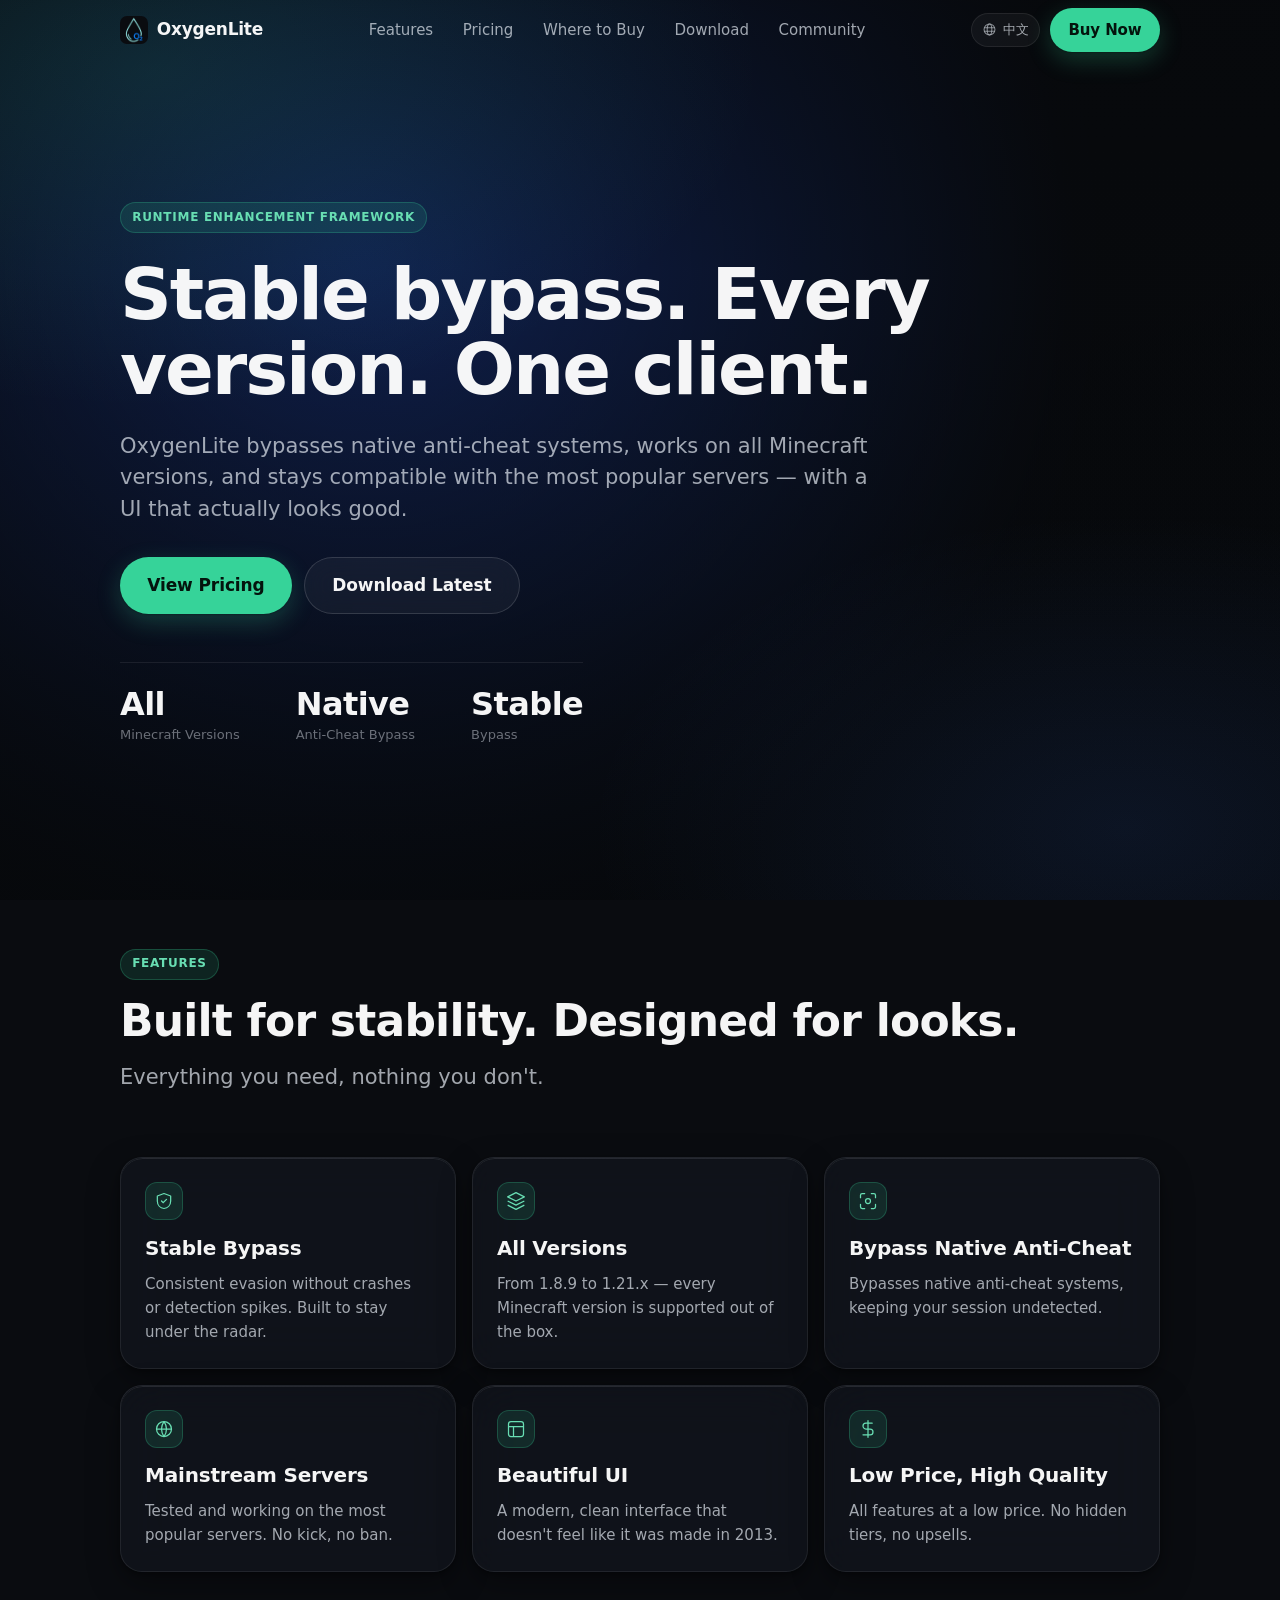
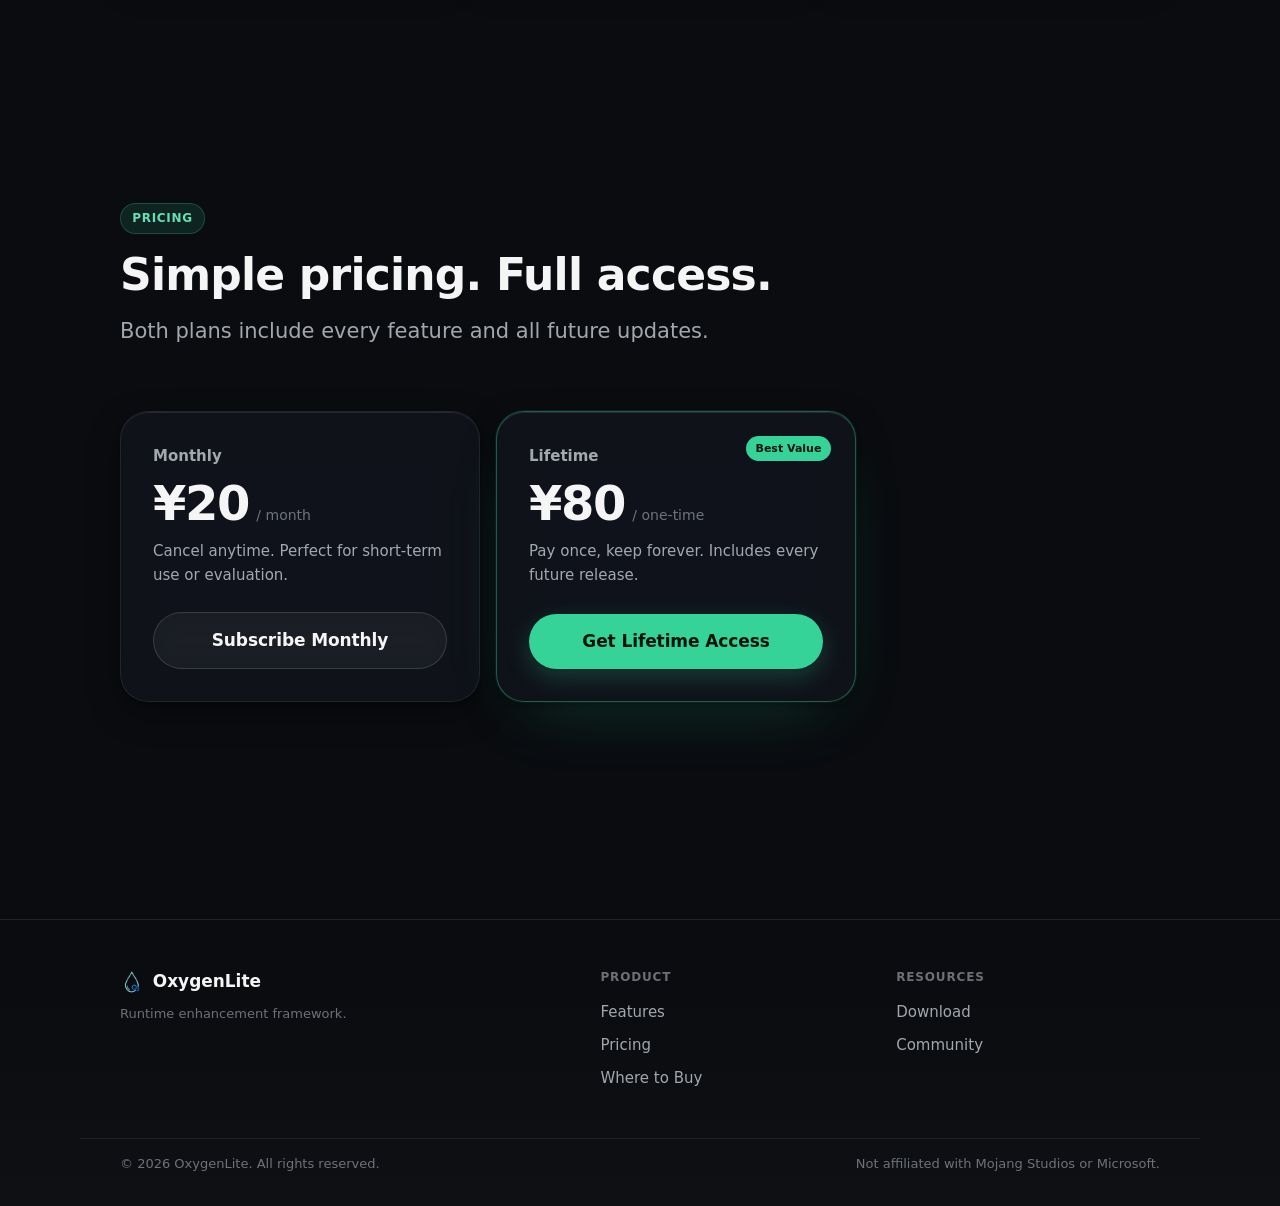
<file: index.html>
<!DOCTYPE html>
<html lang="en" data-theme="dark">
<head>
<meta charset="utf-8">
<meta name="viewport" content="width=device-width, initial-scale=1.0, viewport-fit=cover">
<meta name="theme-color" content="#0a0c10">
<meta name="color-scheme" content="dark">
<title>OxygenLite — Runtime Enhancement Framework</title>
<meta name="description" content="Stable bypass, all Minecraft versions, native anti-cheat evasion, and mainstream server compatibility.">
<link rel="icon" href="./Oxygen.png">
<style>
:root {
  color-scheme: dark;
  --brand-h: 158; --brand-s: 64%; --brand-l: 52%;
  --brand: hsl(var(--brand-h) var(--brand-s) var(--brand-l));
  --brand-bright: hsl(var(--brand-h) var(--brand-s) 64%);
  --brand-a12: hsl(var(--brand-h) var(--brand-s) var(--brand-l) / .12);
  --brand-a24: hsl(var(--brand-h) var(--brand-s) var(--brand-l) / .24);
  --brand-a40: hsl(var(--brand-h) var(--brand-s) var(--brand-l) / .4);
  --canvas: #0a0c10;
  --material-thick: rgba(14, 17, 22, .86);
  --material-regular: rgba(20, 24, 31, .62);
  --material-thin: rgba(255, 255, 255, .045);
  --blur-thick: 40px; --blur-regular: 24px; --blur-thin: 14px;
  --edge-highlight: rgba(255, 255, 255, .1);
  --separator: rgba(255, 255, 255, .08);
  --separator-strong: rgba(255, 255, 255, .14);
  --label: rgba(255, 255, 255, .96);
  --label-secondary: rgba(235, 240, 248, .68);
  --label-tertiary: rgba(235, 240, 248, .44);
  --shadow-md: 0 2px 6px rgba(0, 0, 0, .34), 0 12px 32px rgba(0, 0, 0, .34);
  --r-xs: 8px; --r-sm: 12px; --r-md: 16px; --r-lg: 22px; --r-xl: 28px; --r-pill: 999px;
  --sp-1: .25rem; --sp-2: .5rem; --sp-3: .75rem; --sp-4: 1rem;
  --sp-5: 1.5rem; --sp-6: 2rem; --sp-7: 3rem;
  --gutter: clamp(1.25rem, 4vw, 2.5rem);
  --page-max: 1120px;
  --font-ui: system-ui, -apple-system, "Segoe UI", Inter, Roboto, "PingFang SC", "Microsoft YaHei UI", sans-serif;
  --font-mono: ui-monospace, "SF Mono", "JetBrains Mono", Menlo, Consolas, monospace;
  --track-display: -.028em; --track-title: -.018em; --track-headline: -.01em;
  --lead-display: 1.04; --lead-title: 1.14; --lead-headline: 1.3; --lead-body: 1.62;
  --response-fast: .24s; --response-base: .34s;
  --ease-standard: cubic-bezier(.32, .72, 0, 1);
  --header-h: 60px;
  --z-nav: 100;
}
*, *::before, *::after { box-sizing: border-box; }
html { -webkit-text-size-adjust: 100%; scroll-behavior: smooth; scroll-padding-top: calc(var(--header-h) + var(--sp-6)); }
body {
  margin: 0; min-height: 100dvh; background: var(--canvas); color: var(--label-secondary);
  font-family: var(--font-ui); font-size: clamp(.9375rem, .9rem + .2vw, 1.0625rem);
  line-height: var(--lead-body); letter-spacing: 0;
  -webkit-font-smoothing: antialiased; overflow-x: hidden;
}
::selection { background: var(--brand-a40); color: #fff; }
img, svg { display: block; max-width: 100%; }
button { background: none; border: none; padding: 0; cursor: pointer; font: inherit; color: inherit; }
a { color: inherit; text-decoration: none; }
:focus-visible { outline: 2px solid var(--brand-bright); outline-offset: 3px; border-radius: var(--r-xs); }
h1, h2, h3, h4 { margin: 0; color: var(--label); font-weight: 600; text-wrap: balance; }
p { margin: 0; }
.t-display { font-size: clamp(2.5rem, 1.6rem + 4.2vw, 4.5rem); line-height: var(--lead-display); letter-spacing: var(--track-display); font-weight: 640; }
.t-title { font-size: clamp(1.875rem, 1.4rem + 2.1vw, 2.75rem); line-height: var(--lead-title); letter-spacing: var(--track-title); font-weight: 620; }
.t-headline { font-size: clamp(1.0625rem, 1rem + .4vw, 1.25rem); line-height: var(--lead-headline); letter-spacing: var(--track-headline); font-weight: 600; }
.t-body-lg { font-size: clamp(1.0625rem, 1rem + .5vw, 1.3125rem); line-height: 1.5; color: var(--label-secondary); }
.t-caption { font-size: .8125rem; line-height: 1.45; color: var(--label-tertiary); }
.measure { max-width: 68ch; }
.page { width: 100%; max-width: var(--page-max); margin-inline: auto; padding-inline: var(--gutter); }
.section { padding-block: clamp(4rem, 9vw, 7.5rem); }
.section-head { display: flex; flex-direction: column; gap: var(--sp-4); margin-bottom: clamp(2.5rem, 5vw, 4rem); }
.material {
  position: relative; background: var(--material-regular);
  backdrop-filter: blur(var(--blur-regular)) saturate(170%);
  -webkit-backdrop-filter: blur(var(--blur-regular)) saturate(170%);
  border: 1px solid var(--separator); border-radius: var(--r-lg); box-shadow: var(--shadow-md);
}
.material::before {
  content: ""; position: absolute; inset: 0; border-radius: inherit; padding-top: 1px;
  background: linear-gradient(to bottom, var(--edge-highlight), transparent 42%);
  -webkit-mask: linear-gradient(#000 0 0) content-box, linear-gradient(#000 0 0);
  -webkit-mask-composite: xor; mask-composite: exclude; pointer-events: none;
}
.reveal { opacity: 0; transition: opacity .8s var(--ease-standard); }
.reveal[data-revealed="true"] { opacity: 1; }
.btn {
  display: inline-flex; align-items: center; justify-content: center; gap: var(--sp-2);
  border-radius: var(--r-pill); font-weight: 590; letter-spacing: -.006em;
  white-space: nowrap; transition: background .2s, border-color .2s, box-shadow .2s;
}
.btn--md { padding: .6rem 1.15rem; font-size: .9375rem; }
.btn--lg { padding: .85rem 1.7rem; font-size: 1.0625rem; }
.btn--primary { background: var(--brand); color: #04140d; box-shadow: 0 1px 2px #0000004d, 0 8px 24px var(--brand-a24); }
.btn--primary:hover { background: var(--brand-bright); box-shadow: 0 1px 2px #0000004d, 0 10px 32px var(--brand-a40); }
.btn--secondary { background: var(--material-thin); color: var(--label); border: 1px solid var(--separator-strong); backdrop-filter: blur(var(--blur-thin)); }
.btn--secondary:hover { background: #ffffff17; border-color: #fff3; }
.backdrop { position: fixed; inset: 0; z-index: 0; overflow: hidden; pointer-events: none; background: var(--canvas); }
.backdrop__media {
  position: absolute; top: 0; left: 0; width: 50%; height: 50%; object-fit: cover;
  transform-origin: 0 0; transform: translate(-4vw, -4vh) scale(2.16);
  filter: blur(11px) saturate(.92) brightness(.88);
  background: radial-gradient(circle at 30% 30%, #1d4ed8, #0a0c10 60%);
}
.backdrop__scrim {
  position: absolute; inset: 0;
  background: linear-gradient(to bottom, #06080bbd, #06080b99 30%, #06080ba3, #06080bcc),
              radial-gradient(150% 95% at 50% 0%, transparent 38%, rgba(6,8,11,.36) 100%);
}
.backdrop__tint {
  position: absolute; inset: 0;
  background: radial-gradient(70% 55% at 12% 8%, var(--brand-a12), transparent 68%),
              radial-gradient(60% 50% at 88% 92%, rgba(63,125,251,.1), transparent 70%);
}
.shell { position: relative; z-index: 1; display: flex; flex-direction: column; min-height: 100dvh; }
main { flex: 1; }
.header {
  position: sticky; top: 0; z-index: var(--z-nav); background: transparent;
  transition: background-color var(--response-base); border-bottom: 1px solid transparent;
}
.header[data-scrolled="true"] {
  background: var(--material-thick);
  backdrop-filter: blur(var(--blur-thick)) saturate(180%);
  -webkit-backdrop-filter: blur(var(--blur-thick)) saturate(180%);
  border-bottom-color: var(--separator);
}
.header__inner { display: flex; align-items: center; justify-content: space-between; gap: var(--sp-5); height: var(--header-h); }
.brand { display: inline-flex; align-items: center; gap: .55rem; flex-shrink: 0; }
.brand__mark { width: 28px; height: 28px; border-radius: 7px; object-fit: contain; background: var(--canvas); }
.brand__name { color: var(--label); font-size: 1.0625rem; font-weight: 620; letter-spacing: -.014em; }
.nav { display: flex; align-items: center; gap: .35rem; margin-inline: auto; }
.nav__link { padding: .4rem .75rem; border-radius: var(--r-xs); color: var(--label-secondary); font-size: .9375rem; font-weight: 500; transition: color .2s; }
.nav__link:hover { color: var(--label); }
.header__actions { display: flex; align-items: center; gap: .6rem; flex-shrink: 0; }
.lang {
  display: inline-flex; align-items: center; gap: .35rem; padding: .35rem .65rem;
  border-radius: var(--r-pill); border: 1px solid var(--separator); background: var(--material-thin);
  color: var(--label-secondary); font-size: .8125rem; font-weight: 590; cursor: pointer;
  transition: color .2s, border-color .2s;
}
.lang:hover { color: var(--label); border-color: var(--separator-strong); }
.lang__globe { width: 15px; height: 15px; opacity: .8; }
.header__toggle { display: none; flex-direction: column; justify-content: center; gap: 5px; width: 34px; height: 34px; padding: 0 8px; border-radius: var(--r-xs); }
.header__bar { display: block; height: 1.5px; width: 100%; background: var(--label); border-radius: 1px; transition: transform .2s; }
.header__bar[data-open="true"]:first-child { transform: translateY(3.25px) rotate(45deg); }
.header__bar[data-open="true"]:last-child { transform: translateY(-3.25px) rotate(-45deg); }
.sheet { display: none; border-top: 1px solid var(--separator); background: var(--material-thick); backdrop-filter: blur(var(--blur-thick)); }
.sheet__nav { display: flex; flex-direction: column; padding: var(--sp-2) var(--gutter) var(--sp-4); }
.sheet__link { padding: .8rem 0; border-bottom: 1px solid var(--separator); color: var(--label-secondary); font-size: 1rem; }
@media (max-width: 900px) {
  .nav, .header__cta, .lang--desktop { display: none; }
  .header__toggle, .sheet { display: flex; }
  .sheet { flex-direction: column; }
}
.hero { padding-block: clamp(4.5rem, 11vw, 9rem) clamp(3rem, 7vw, 5.5rem); }
.hero__inner { display: flex; flex-direction: column; align-items: flex-start; gap: var(--sp-5); }
.hero__title { max-width: 18ch; }
.hero__subtitle { max-width: 58ch; }
.hero__actions { display: flex; flex-wrap: wrap; gap: var(--sp-3); margin-top: var(--sp-2); }
.eyebrow {
  display: inline-flex; align-items: center; gap: var(--sp-2); align-self: flex-start;
  padding: .3rem .7rem; border-radius: var(--r-pill); background: var(--brand-a12);
  border: 1px solid var(--brand-a24); color: var(--brand-bright);
  font-size: .75rem; font-weight: 600; letter-spacing: .06em; text-transform: uppercase;
}
.stats {
  display: flex; flex-wrap: wrap; gap: clamp(1.75rem, 5vw, 3.5rem);
  margin: var(--sp-5) 0 0; padding-top: var(--sp-5); border-top: 1px solid var(--separator);
  width: 100%; max-width: 36rem;
}
.stats__item { display: flex; flex-direction: column; gap: .15rem; }
.stats__value { color: var(--label); font-size: clamp(1.5rem, 1.2rem + 1vw, 2rem); font-weight: 640; letter-spacing: var(--track-title); line-height: 1.1; font-variant-numeric: tabular-nums; }
.stats__label { margin: 0; font-size: .8125rem; color: var(--label-tertiary); }

/* ===== 特性卡片 ===== */
.grid { display: grid; grid-template-columns: repeat(auto-fit, minmax(min(100%, 19rem), 1fr)); gap: var(--sp-4); }
.grid > * { display: flex; }
.grid > * > * { flex: 1; }
.card {
  position: relative; display: flex; flex-direction: column; gap: .7rem;
  padding: var(--sp-5); border-radius: var(--r-lg); overflow: hidden;
  isolation: isolate;
  transition: border-color var(--response-base);
}
.card:hover { border-color: var(--separator-strong); }
.card__icon {
  display: inline-flex; align-items: center; justify-content: center;
  width: 38px; height: 38px; margin-bottom: .2rem; border-radius: var(--r-sm);
  background: var(--brand-a12); border: 1px solid var(--brand-a24); color: var(--brand-bright);
}
.card__icon svg { width: 20px; height: 20px; }
.card__title { color: var(--label); }
.card__body { font-size: .9375rem; line-height: 1.6; color: var(--label-secondary); }

/* ===== 鼠标跟随光晕 ===== */
.card__glow {
  position: absolute; inset: -1px; z-index: -1; border-radius: inherit;
  background: radial-gradient(
    22rem circle at var(--px, 50%) var(--py, 50%),
    hsl(var(--brand-h) var(--brand-s) var(--brand-l) / .13),
    transparent 62%
  );
  opacity: var(--glow, 0);
  transition: opacity var(--response-base) var(--ease-standard);
  pointer-events: none;
}

/* ===== 定价卡片 ===== */
.plans { display: grid; grid-template-columns: repeat(auto-fit, minmax(min(100%, 20rem), 1fr)); gap: var(--sp-4); max-width: 46rem; }
.plans > * { display: flex; }
.plans > * > * { flex: 1; }
.plan {
  position: relative; display: flex; flex-direction: column; gap: .55rem;
  padding: var(--sp-6); border-radius: var(--r-xl);
  overflow: hidden; isolation: isolate;
  transition: border-color var(--response-base);
}
.plan:hover { border-color: var(--separator-strong); }
.plan--featured { border-color: var(--brand-a40); box-shadow: var(--shadow-md), 0 0 0 1px var(--brand-a12), 0 24px 64px -32px var(--brand-a40); }
.plan--featured:hover { border-color: var(--brand-a40); }
.plan__badge {
  position: absolute; top: var(--sp-5); right: var(--sp-5); z-index: 1;
  padding: .22rem .6rem; border-radius: var(--r-pill);
  background: var(--brand); color: #04140d; font-size: .6875rem; font-weight: 700;
}
.plan__name { color: var(--label-secondary); font-size: .9375rem; font-weight: 590; }
.plan__price { display: flex; align-items: baseline; gap: .45rem; margin-block: .1rem .2rem; }
.plan__amount { color: var(--label); font-size: clamp(2.25rem, 1.9rem + 1.4vw, 3rem); font-weight: 650; letter-spacing: var(--track-display); line-height: 1; font-variant-numeric: tabular-nums; }
.plan__period { color: var(--label-tertiary); font-size: .875rem; }
.plan__body { flex: 1; font-size: .9375rem; line-height: 1.6; color: var(--label-secondary); }
.plan__cta { margin-top: var(--sp-4); width: 100%; }
.plan .card__glow {
  background: radial-gradient(
    26rem circle at var(--px, 50%) var(--py, 50%),
    hsl(var(--brand-h) var(--brand-s) var(--brand-l) / .16),
    transparent 62%
  );
}

.footer { margin-top: clamp(4rem, 8vw, 7rem); padding-top: var(--sp-7); background: linear-gradient(to bottom, transparent, rgba(255,255,255,.018)); border-top: 1px solid var(--separator); }
.footer__inner { display: grid; grid-template-columns: 1.7fr 1fr 1fr; gap: var(--sp-6); padding-bottom: var(--sp-7); }
.footer__brand { display: flex; flex-direction: column; gap: .6rem; max-width: 22rem; }
.footer__mark { border-radius: 6px; }
.footer__name { color: var(--label); font-weight: 620; }
.footer__col { display: flex; flex-direction: column; gap: .55rem; }
.footer__heading { font-size: .75rem; font-weight: 640; letter-spacing: .07em; text-transform: uppercase; color: var(--label-tertiary); margin-bottom: .2rem; }
.footer__link { color: var(--label-secondary); font-size: .9375rem; transition: color .2s; }
.footer__link:hover { color: var(--label); }
.footer__base { display: flex; justify-content: space-between; gap: var(--sp-4); flex-wrap: wrap; padding-block: var(--sp-4) var(--sp-6); border-top: 1px solid var(--separator); }
@media (max-width: 900px) { .footer__inner { grid-template-columns: 1fr 1fr; } .footer__brand { grid-column: 1 / -1; } }
@media (prefers-reduced-motion: reduce) {
  .reveal { opacity: 1 !important; transition: none !important; }
  .card__glow { transition: none !important; }
}
</style>
</head>
<body>

<div class="backdrop" aria-hidden="true">
  <div class="backdrop__media"></div>
  <div class="backdrop__scrim"></div>
  <div class="backdrop__tint"></div>
</div>

<div class="shell">
  <header class="header" id="siteHeader">
    <div class="header__inner page">
      <a class="brand" href="index.html">
        <img class="brand__mark" src="./Oxygen.png" alt="OxygenLite" width="28" height="28">
        <span class="brand__name">OxygenLite</span>
      </a>
      <nav class="nav" aria-label="Main">
        <a href="index.html#features" class="nav__link" data-i18n="nav_features">Features</a>
        <a href="index.html#pricing" class="nav__link" data-i18n="nav_pricing">Pricing</a>
        <a href="buy.html" class="nav__link" data-i18n="nav_buy">Where to Buy</a>
        <a href="download.html" class="nav__link" data-i18n="nav_download">Download</a>
        <a href="community.html" class="nav__link" data-i18n="nav_community">Community</a>
      </nav>
      <div class="header__actions">
        <button class="lang lang--desktop" type="button" id="langToggle">
          <svg class="lang__globe" viewBox="0 0 20 20" aria-hidden="true">
            <circle cx="10" cy="10" r="7.25" fill="none" stroke="currentColor" stroke-width="1.4"/>
            <ellipse cx="10" cy="10" rx="3.1" ry="7.25" fill="none" stroke="currentColor" stroke-width="1.4"/>
            <path d="M3 7.6h14M3 12.4h14" stroke="currentColor" stroke-width="1.4" fill="none"/>
          </svg>
          <span id="langLabel">中文</span>
        </button>
        <a href="buy.html" class="btn btn--primary btn--md header__cta" data-i18n="header_buy">Buy Now</a>
        <button class="header__toggle" type="button" aria-label="Menu" aria-expanded="false" id="menuToggle">
          <span class="header__bar" data-open="false"></span>
          <span class="header__bar" data-open="false"></span>
        </button>
      </div>
    </div>
    <div class="sheet" id="mobileSheet" style="display: none;">
      <nav class="sheet__nav">
        <a href="index.html#features" class="sheet__link" data-i18n="nav_features">Features</a>
        <a href="index.html#pricing" class="sheet__link" data-i18n="nav_pricing">Pricing</a>
        <a href="buy.html" class="sheet__link" data-i18n="nav_buy">Where to Buy</a>
        <a href="download.html" class="sheet__link" data-i18n="nav_download">Download</a>
        <a href="community.html" class="sheet__link" data-i18n="nav_community">Community</a>
        <button class="sheet__link" type="button" id="langToggleMobile" style="text-align:left; border:none; color:var(--brand-bright);">中文</button>
      </nav>
    </div>
  </header>

  <main>
    <section class="hero">
      <div class="page hero__inner">
        <span class="reveal eyebrow" data-revealed="true" data-i18n="hero_badge">Runtime Enhancement Framework</span>
        <div class="reveal" data-revealed="true">
          <h1 class="t-display hero__title" data-i18n="hero_title">Stable bypass. Every version. One client.</h1>
        </div>
        <div class="reveal" data-revealed="true">
          <p class="t-body-lg hero__subtitle" data-i18n="hero_subtitle">
            OxygenLite bypasses native anti-cheat systems, works on all Minecraft versions, and stays compatible with the most popular servers — with a UI that actually looks good.
          </p>
        </div>
        <div class="reveal" data-revealed="true">
          <div class="hero__actions">
            <a href="buy.html" class="btn btn--primary btn--lg" data-i18n="hero_cta_primary">View Pricing</a>
            <a href="download.html" class="btn btn--secondary btn--lg" data-i18n="hero_cta_secondary">Download Latest</a>
          </div>
        </div>
        <div class="reveal" data-revealed="true">
          <dl class="stats">
            <div class="stats__item"><dt class="stats__value" data-i18n="stat1_value">All</dt><dd class="stats__label" data-i18n="stat1_label">Minecraft Versions</dd></div>
            <div class="stats__item"><dt class="stats__value" data-i18n="stat2_value">Native</dt><dd class="stats__label" data-i18n="stat2_label">Anti-Cheat Bypass</dd></div>
            <div class="stats__item"><dt class="stats__value" data-i18n="stat3_value">Stable</dt><dd class="stats__label" data-i18n="stat3_label">Bypass</dd></div>
          </dl>
        </div>
      </div>
    </section>

    <section id="features" class="section">
      <div class="page">
        <div class="reveal section-head" data-revealed="true">
          <span class="eyebrow" data-i18n="features_badge">Features</span>
          <h2 class="t-title" data-i18n="features_title">Built for stability. Designed for looks.</h2>
          <p class="t-body-lg measure" data-i18n="features_subtitle">Everything you need, nothing you don't.</p>
        </div>

        <div class="grid">
          <div class="reveal" data-revealed="true"><article class="card material">
            <span class="card__glow" aria-hidden="true"></span>
            <span class="card__icon"><svg viewBox="0 0 24 24"><path d="M12 3 4 6v6c0 5 3.5 8.5 8 9 4.5-.5 8-4 8-9V6l-8-3Z" fill="none" stroke="currentColor" stroke-width="1.5" stroke-linejoin="round"/><path d="m9 12 2 2 4-4" fill="none" stroke="currentColor" stroke-width="1.5" stroke-linecap="round"/></svg></span>
            <h3 class="t-headline card__title" data-i18n="feat_stable_title">Stable Bypass</h3>
            <p class="card__body" data-i18n="feat_stable_body">Consistent evasion without crashes or detection spikes. Built to stay under the radar.</p>
          </article></div>

          <div class="reveal" data-revealed="true"><article class="card material">
            <span class="card__glow" aria-hidden="true"></span>
            <span class="card__icon"><svg viewBox="0 0 24 24"><path d="M12 2 2 7l10 5 10-5-10-5Z" fill="none" stroke="currentColor" stroke-width="1.5" stroke-linejoin="round"/><path d="m2 17 10 5 10-5M2 12l10 5 10-5" fill="none" stroke="currentColor" stroke-width="1.5" stroke-linejoin="round"/></svg></span>
            <h3 class="t-headline card__title" data-i18n="feat_versions_title">All Versions</h3>
            <p class="card__body" data-i18n="feat_versions_body">From 1.8.9 to 1.21.x — every Minecraft version is supported out of the box.</p>
          </article></div>

          <div class="reveal" data-revealed="true"><article class="card material">
            <span class="card__glow" aria-hidden="true"></span>
            <span class="card__icon"><svg viewBox="0 0 24 24"><path d="M8 3H5a2 2 0 0 0-2 2v3m18 0V5a2 2 0 0 0-2-2h-3M3 16v3a2 2 0 0 0 2 2h3m8 0h3a2 2 0 0 0 2-2v-3" fill="none" stroke="currentColor" stroke-width="1.5" stroke-linecap="round"/><circle cx="12" cy="12" r="3" fill="none" stroke="currentColor" stroke-width="1.5"/></svg></span>
            <h3 class="t-headline card__title" data-i18n="feat_native_title">Bypass Native Anti-Cheat</h3>
            <p class="card__body" data-i18n="feat_native_body">Bypasses native anti-cheat systems, keeping your session undetected.</p>
          </article></div>

          <div class="reveal" data-revealed="true"><article class="card material">
            <span class="card__glow" aria-hidden="true"></span>
            <span class="card__icon"><svg viewBox="0 0 24 24"><circle cx="12" cy="12" r="9" fill="none" stroke="currentColor" stroke-width="1.5"/><path d="M3 12h18M12 3a15 15 0 0 1 0 18M12 3a15 15 0 0 0 0 18" fill="none" stroke="currentColor" stroke-width="1.5"/></svg></span>
            <h3 class="t-headline card__title" data-i18n="feat_servers_title">Mainstream Servers</h3>
            <p class="card__body" data-i18n="feat_servers_body">Tested and working on the most popular servers. No kick, no ban.</p>
          </article></div>

          <div class="reveal" data-revealed="true"><article class="card material">
            <span class="card__glow" aria-hidden="true"></span>
            <span class="card__icon"><svg viewBox="0 0 24 24"><rect x="3" y="3" width="18" height="18" rx="3" fill="none" stroke="currentColor" stroke-width="1.5"/><path d="M3 9h18M9 21V9" fill="none" stroke="currentColor" stroke-width="1.5"/></svg></span>
            <h3 class="t-headline card__title" data-i18n="feat_ui_title">Beautiful UI</h3>
            <p class="card__body" data-i18n="feat_ui_body">A modern, clean interface that doesn't feel like it was made in 2013.</p>
          </article></div>

          <div class="reveal" data-revealed="true"><article class="card material">
            <span class="card__glow" aria-hidden="true"></span>
            <span class="card__icon"><svg viewBox="0 0 24 24"><path d="M12 2v20M17 5H9.5a3.5 3.5 0 0 0 0 7h5a3.5 3.5 0 0 1 0 7H6" fill="none" stroke="currentColor" stroke-width="1.5" stroke-linecap="round"/></svg></span>
            <h3 class="t-headline card__title" data-i18n="feat_value_title">Low Price, High Quality</h3>
            <p class="card__body" data-i18n="feat_value_body">All features at a low price. No hidden tiers, no upsells.</p>
          </article></div>
        </div>
      </div>
    </section>

    <section id="pricing" class="section">
      <div class="page">
        <div class="reveal section-head" data-revealed="true">
          <span class="eyebrow" data-i18n="pricing_badge">Pricing</span>
          <h2 class="t-title" data-i18n="pricing_title">Simple pricing. Full access.</h2>
          <p class="t-body-lg measure" data-i18n="pricing_subtitle">Both plans include every feature and all future updates.</p>
        </div>

        <div class="plans">
          <div class="reveal" data-revealed="true"><article class="plan material">
            <span class="card__glow" aria-hidden="true"></span>
            <h3 class="plan__name" data-i18n="plan_monthly_name">Monthly</h3>
            <p class="plan__price"><span class="plan__amount" data-i18n="plan_monthly_price">¥20</span><span class="plan__period" data-i18n="plan_monthly_period">/ month</span></p>
            <p class="plan__body" data-i18n="plan_monthly_body">Cancel anytime. Perfect for short-term use or evaluation.</p>
            <a href="buy.html" class="btn btn--secondary btn--lg plan__cta" data-i18n="plan_monthly_cta">Subscribe Monthly</a>
          </article></div>

          <div class="reveal" data-revealed="true"><article class="plan plan--featured material">
            <span class="card__glow" aria-hidden="true"></span>
            <span class="plan__badge" data-i18n="plan_lifetime_badge">Best Value</span>
            <h3 class="plan__name" data-i18n="plan_lifetime_name">Lifetime</h3>
            <p class="plan__price"><span class="plan__amount" data-i18n="plan_lifetime_price">¥80</span><span class="plan__period" data-i18n="plan_lifetime_period">/ one-time</span></p>
            <p class="plan__body" data-i18n="plan_lifetime_body">Pay once, keep forever. Includes every future release.</p>
            <a href="buy.html" class="btn btn--primary btn--lg plan__cta" data-i18n="plan_lifetime_cta">Get Lifetime Access</a>
          </article></div>
        </div>
      </div>
    </section>
  </main>

  <footer class="footer">
    <div class="footer__inner page">
      <div class="footer__brand">
        <div style="display:flex;align-items:center;gap:.55rem;">
          <img src="./Oxygen.png" alt="" width="24" height="24" class="footer__mark">
          <span class="footer__name">OxygenLite</span>
        </div>
        <p class="t-caption" data-i18n="footer_tagline">Runtime enhancement framework.</p>
      </div>
      <nav class="footer__col">
        <h3 class="footer__heading" data-i18n="footer_product">Product</h3>
        <a href="index.html#features" class="footer__link" data-i18n="nav_features">Features</a>
        <a href="index.html#pricing" class="footer__link" data-i18n="nav_pricing">Pricing</a>
        <a href="buy.html" class="footer__link" data-i18n="nav_buy">Where to Buy</a>
      </nav>
      <nav class="footer__col">
        <h3 class="footer__heading" data-i18n="footer_resources">Resources</h3>
        <a href="download.html" class="footer__link" data-i18n="nav_download">Download</a>
        <a href="community.html" class="footer__link" data-i18n="nav_community">Community</a>
      </nav>
    </div>
    <div class="footer__base page">
      <p class="t-caption" data-i18n="footer_copy">© 2026 OxygenLite. All rights reserved.</p>
      <p class="t-caption" data-i18n="footer_disclaimer">Not affiliated with Mojang Studios or Microsoft.</p>
    </div>
  </footer>
</div>

<script>
const i18n = {
  en: {
    nav_features: "Features", nav_pricing: "Pricing", nav_buy: "Where to Buy",
    nav_download: "Download", nav_community: "Community",
    header_buy: "Buy Now",
    hero_badge: "Runtime Enhancement Framework",
    hero_title: "Stable bypass. Every version. One client.",
    hero_subtitle: "OxygenLite bypasses native anti-cheat systems, works on all Minecraft versions, and stays compatible with the most popular servers — with a UI that actually looks good.",
    hero_cta_primary: "View Pricing", hero_cta_secondary: "Download Latest",
    stat1_value: "All", stat1_label: "Minecraft Versions",
    stat2_value: "Native", stat2_label: "Anti-Cheat Bypass",
    stat3_value: "Stable", stat3_label: "Bypass",
    features_badge: "Features",
    features_title: "Built for stability. Designed for looks.",
    features_subtitle: "Everything you need, nothing you don't.",
    feat_stable_title: "Stable Bypass",
    feat_stable_body: "Consistent evasion without crashes or detection spikes. Built to stay under the radar.",
    feat_versions_title: "All Versions",
    feat_versions_body: "From 1.8.9 to 1.21.x — every Minecraft version is supported out of the box.",
    feat_native_title: "Bypass Native Anti-Cheat",
    feat_native_body: "Bypasses native anti-cheat systems, keeping your session undetected.",
    feat_servers_title: "Mainstream Servers",
    feat_servers_body: "Tested and working on the most popular servers. No kick, no ban.",
    feat_ui_title: "Beautiful UI",
    feat_ui_body: "A modern, clean interface that doesn't feel like it was made in 2013.",
    feat_value_title: "Low Price, High Quality",
    feat_value_body: "All features at a low price. No hidden tiers, no upsells.",
    pricing_badge: "Pricing",
    pricing_title: "Simple pricing. Full access.",
    pricing_subtitle: "Both plans include every feature and all future updates.",
    plan_monthly_name: "Monthly", plan_monthly_price: "¥20", plan_monthly_period: "/ month",
    plan_monthly_body: "Cancel anytime. Perfect for short-term use or evaluation.",
    plan_monthly_cta: "Subscribe Monthly",
    plan_lifetime_badge: "Best Value", plan_lifetime_name: "Lifetime",
    plan_lifetime_price: "¥80", plan_lifetime_period: "/ one-time",
    plan_lifetime_body: "Pay once, keep forever. Includes every future release.",
    plan_lifetime_cta: "Get Lifetime Access",
    footer_tagline: "Runtime enhancement framework.",
    footer_product: "Product", footer_resources: "Resources",
    footer_copy: "© 2026 OxygenLite. All rights reserved.",
    footer_disclaimer: "Not affiliated with Mojang Studios or Microsoft."
  },
  zh: {
    nav_features: "功能", nav_pricing: "定价", nav_buy: "购买渠道",
    nav_download: "下载", nav_community: "社区",
    header_buy: "立即购买",
    hero_badge: "运行时增强框架",
    hero_title: "稳定绕过。全版本。一个客户端。",
    hero_subtitle: "OxygenLite 绕过 Native 反作弊系统，支持所有 Minecraft 版本，兼容主流热门服务器——而且界面是真的好看。",
    hero_cta_primary: "查看定价", hero_cta_secondary: "下载最新版",
    stat1_value: "全版本", stat1_label: "Minecraft 支持",
    stat2_value: "Native", stat2_label: "反作弊绕过",
    stat3_value: "稳定", stat3_label: "绕过",
    features_badge: "特点",
    features_title: "为稳定而生，为好看而设计。",
    features_subtitle: "你需要的全都有，不需要的一个没有。",
    feat_stable_title: "稳定绕过",
    feat_stable_body: "持续稳定规避检测，不崩溃、不触发异常。专为低调运行而打造。",
    feat_versions_title: "支持所有版本",
    feat_versions_body: "从 1.8.9 到 1.21.x——所有 Minecraft 版本开箱即用。",
    feat_native_title: "绕过 Native 反作弊",
    feat_native_body: "针对 Native 反作弊系统进行绕过，保持会话不被检测。",
    feat_servers_title: "主流热门服务器",
    feat_servers_body: "在热门服务器上实测可用。不踢出，不封禁。",
    feat_ui_title: "UI 美丽",
    feat_ui_body: "现代化、干净利落的界面，不像 2013 年的产物。",
    feat_value_title: "物美价廉",
    feat_value_body: "全功能，低价格。没有隐藏等级，没有二次收费。",
    pricing_badge: "定价",
    pricing_title: "定价简单。全部功能。",
    pricing_subtitle: "两档方案均包含全部功能与后续所有更新。",
    plan_monthly_name: "月租", plan_monthly_price: "¥20", plan_monthly_period: "/ 月",
    plan_monthly_body: "随时取消，适合短期使用或体验。",
    plan_monthly_cta: "订阅月租",
    plan_lifetime_badge: "最划算", plan_lifetime_name: "永久",
    plan_lifetime_price: "¥80", plan_lifetime_period: "/ 一次性",
    plan_lifetime_body: "一次付费，永久持有，包含后续所有版本更新。",
    plan_lifetime_cta: "获取永久访问",
    footer_tagline: "运行时增强框架。",
    footer_product: "产品", footer_resources: "资源",
    footer_copy: "© 2026 OxygenLite. 版权所有。",
    footer_disclaimer: "与 Mojang Studios 或 Microsoft 无关。"
  }
};

let currentLang = "en";
function setLang(lang) {
  currentLang = lang;
  const dict = i18n[lang];
  document.querySelectorAll("[data-i18n]").forEach(el => {
    const key = el.getAttribute("data-i18n");
    if (dict[key] !== undefined) el.textContent = dict[key];
  });
  const label = lang === "en" ? "中文" : "EN";
  document.getElementById("langLabel").textContent = label;
  document.getElementById("langToggleMobile").textContent = label;
  document.documentElement.lang = lang === "en" ? "en" : "zh-CN";
}
document.getElementById("langToggle").addEventListener("click", () => setLang(currentLang === "en" ? "zh" : "en"));
document.getElementById("langToggleMobile").addEventListener("click", () => setLang(currentLang === "en" ? "zh" : "en"));
setLang("en");

const header = document.getElementById("siteHeader");
const onScroll = () => { header.dataset.scrolled = window.scrollY > 10 ? "true" : "false"; };
onScroll();
window.addEventListener("scroll", onScroll, { passive: true });

const toggle = document.getElementById("menuToggle");
const sheet = document.getElementById("mobileSheet");
toggle.addEventListener("click", () => {
  const open = sheet.style.display === "none" || sheet.style.display === "";
  sheet.style.display = open ? "flex" : "none";
  toggle.setAttribute("aria-expanded", String(open));
  toggle.querySelectorAll(".header__bar").forEach(b => b.dataset.open = String(open));
});
sheet.querySelectorAll("a").forEach(a => a.addEventListener("click", () => {
  sheet.style.display = "none";
  toggle.setAttribute("aria-expanded", "false");
  toggle.querySelectorAll(".header__bar").forEach(b => b.dataset.open = "false");
}));

const reveals = document.querySelectorAll(".reveal");
if ("IntersectionObserver" in window) {
  const io = new IntersectionObserver(entries => {
    entries.forEach(e => { if (e.isIntersecting) { e.target.dataset.revealed = "true"; io.unobserve(e.target); } });
  }, { threshold: 0.1, rootMargin: "0px 0px -5% 0px" });
  reveals.forEach(el => io.observe(el));
} else { reveals.forEach(el => el.dataset.revealed = "true"); }

document.querySelectorAll(".card, .plan").forEach(card => {
  card.addEventListener("pointermove", e => {
    const rect = card.getBoundingClientRect();
    card.style.setProperty("--px", `${e.clientX - rect.left}px`);
    card.style.setProperty("--py", `${e.clientY - rect.top}px`);
    card.style.setProperty("--glow", "1");
  });
  card.addEventListener("pointerleave", () => card.style.setProperty("--glow", "0"));
});
</script>
</body>
</html>
</file>
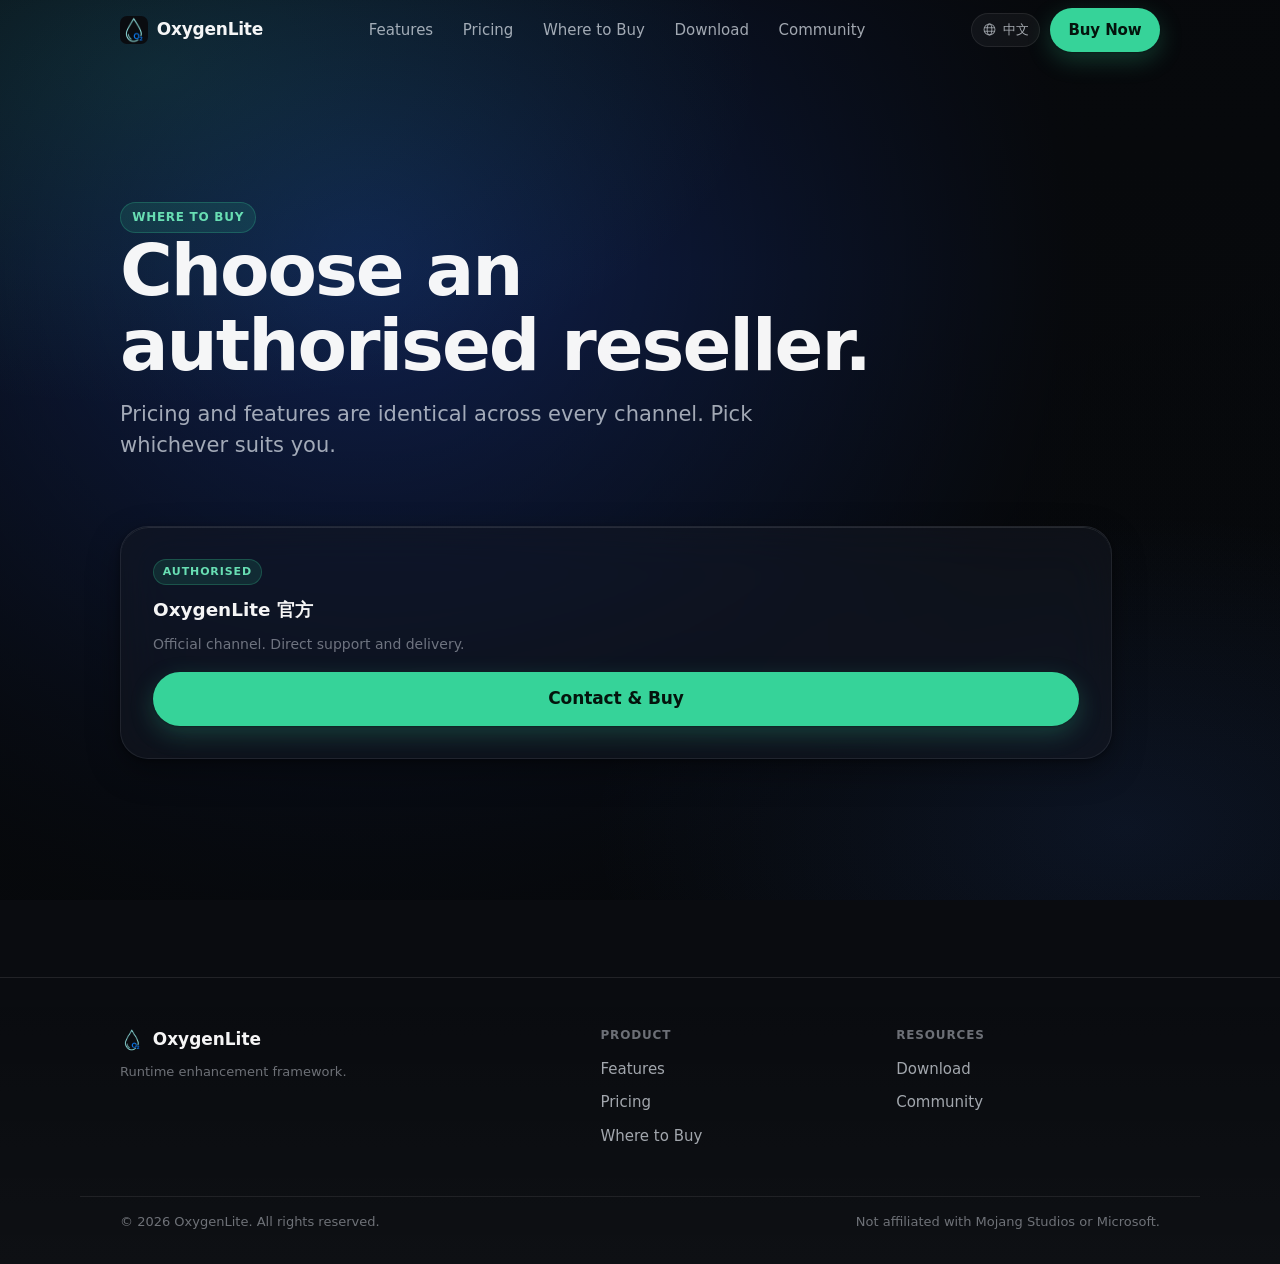
<file: buy.html>
<!DOCTYPE html>
<html lang="en" data-theme="dark">
<head>
<meta charset="utf-8">
<meta name="viewport" content="width=device-width, initial-scale=1.0, viewport-fit=cover">
<meta name="theme-color" content="#0a0c10">
<meta name="color-scheme" content="dark">
<title>Where to Buy — OxygenLite</title>
<link rel="icon" href="./Oxygen.png">
<style>
:root {
  color-scheme: dark;
  --brand-h: 158; --brand-s: 64%; --brand-l: 52%;
  --brand: hsl(var(--brand-h) var(--brand-s) var(--brand-l));
  --brand-bright: hsl(var(--brand-h) var(--brand-s) 64%);
  --brand-a12: hsl(var(--brand-h) var(--brand-s) var(--brand-l) / .12);
  --brand-a24: hsl(var(--brand-h) var(--brand-s) var(--brand-l) / .24);
  --brand-a40: hsl(var(--brand-h) var(--brand-s) var(--brand-l) / .4);
  --canvas: #0a0c10;
  --material-thick: rgba(14, 17, 22, .86);
  --material-regular: rgba(20, 24, 31, .62);
  --material-thin: rgba(255, 255, 255, .045);
  --blur-thick: 40px; --blur-regular: 24px; --blur-thin: 14px;
  --edge-highlight: rgba(255, 255, 255, .1);
  --separator: rgba(255, 255, 255, .08);
  --separator-strong: rgba(255, 255, 255, .14);
  --label: rgba(255, 255, 255, .96);
  --label-secondary: rgba(235, 240, 248, .68);
  --label-tertiary: rgba(235, 240, 248, .44);
  --shadow-md: 0 2px 6px rgba(0, 0, 0, .34), 0 12px 32px rgba(0, 0, 0, .34);
  --r-xs: 8px; --r-sm: 12px; --r-md: 16px; --r-lg: 22px; --r-xl: 28px; --r-pill: 999px;
  --sp-1: .25rem; --sp-2: .5rem; --sp-3: .75rem; --sp-4: 1rem;
  --sp-5: 1.5rem; --sp-6: 2rem; --sp-7: 3rem;
  --gutter: clamp(1.25rem, 4vw, 2.5rem);
  --page-max: 1120px;
  --font-ui: system-ui, -apple-system, "Segoe UI", Inter, Roboto, "PingFang SC", "Microsoft YaHei UI", sans-serif;
  --font-mono: ui-monospace, "SF Mono", "JetBrains Mono", Menlo, Consolas, monospace;
  --track-display: -.028em; --track-title: -.018em; --track-headline: -.01em;
  --lead-display: 1.04; --lead-title: 1.14; --lead-headline: 1.3; --lead-body: 1.62;
  --response-fast: .24s; --response-base: .34s;
  --ease-standard: cubic-bezier(.32, .72, 0, 1);
  --header-h: 60px;
  --z-nav: 100;
}
*, *::before, *::after { box-sizing: border-box; }
html { -webkit-text-size-adjust: 100%; scroll-behavior: smooth; scroll-padding-top: calc(var(--header-h) + var(--sp-6)); }
body {
  margin: 0; min-height: 100dvh; background: var(--canvas); color: var(--label-secondary);
  font-family: var(--font-ui); font-size: clamp(.9375rem, .9rem + .2vw, 1.0625rem);
  line-height: var(--lead-body); letter-spacing: 0;
  -webkit-font-smoothing: antialiased; overflow-x: hidden;
}
::selection { background: var(--brand-a40); color: #fff; }
img, svg { display: block; max-width: 100%; }
button { background: none; border: none; padding: 0; cursor: pointer; font: inherit; color: inherit; }
a { color: inherit; text-decoration: none; }
:focus-visible { outline: 2px solid var(--brand-bright); outline-offset: 3px; border-radius: var(--r-xs); }
h1, h2, h3, h4 { margin: 0; color: var(--label); font-weight: 600; text-wrap: balance; }
p { margin: 0; }
.t-display { font-size: clamp(2.5rem, 1.6rem + 4.2vw, 4.5rem); line-height: var(--lead-display); letter-spacing: var(--track-display); font-weight: 640; }
.t-body-lg { font-size: clamp(1.0625rem, 1rem + .5vw, 1.3125rem); line-height: 1.5; color: var(--label-secondary); }
.t-caption { font-size: .8125rem; line-height: 1.45; color: var(--label-tertiary); }
.measure { max-width: 68ch; }
.page { width: 100%; max-width: var(--page-max); margin-inline: auto; padding-inline: var(--gutter); }
.section { padding-block: clamp(4rem, 9vw, 7.5rem); }
.material {
  position: relative; background: var(--material-regular);
  backdrop-filter: blur(var(--blur-regular)) saturate(170%);
  -webkit-backdrop-filter: blur(var(--blur-regular)) saturate(170%);
  border: 1px solid var(--separator); border-radius: var(--r-lg); box-shadow: var(--shadow-md);
}
.material::before {
  content: ""; position: absolute; inset: 0; border-radius: inherit; padding-top: 1px;
  background: linear-gradient(to bottom, var(--edge-highlight), transparent 42%);
  -webkit-mask: linear-gradient(#000 0 0) content-box, linear-gradient(#000 0 0);
  -webkit-mask-composite: xor; mask-composite: exclude; pointer-events: none;
}
.reveal { opacity: 0; transition: opacity .8s var(--ease-standard); }
.reveal[data-revealed="true"] { opacity: 1; }
.btn {
  display: inline-flex; align-items: center; justify-content: center; gap: var(--sp-2);
  border-radius: var(--r-pill); font-weight: 590; letter-spacing: -.006em;
  white-space: nowrap; transition: background .2s, border-color .2s, box-shadow .2s;
}
.btn--md { padding: .6rem 1.15rem; font-size: .9375rem; }
.btn--lg { padding: .85rem 1.7rem; font-size: 1.0625rem; }
.btn--primary { background: var(--brand); color: #04140d; box-shadow: 0 1px 2px #0000004d, 0 8px 24px var(--brand-a24); }
.btn--primary:hover { background: var(--brand-bright); box-shadow: 0 1px 2px #0000004d, 0 10px 32px var(--brand-a40); }
.btn--secondary { background: var(--material-thin); color: var(--label); border: 1px solid var(--separator-strong); backdrop-filter: blur(var(--blur-thin)); }
.btn--secondary:hover { background: #ffffff17; border-color: #fff3; }
.backdrop { position: fixed; inset: 0; z-index: 0; overflow: hidden; pointer-events: none; background: var(--canvas); }
.backdrop__media {
  position: absolute; top: 0; left: 0; width: 50%; height: 50%; object-fit: cover;
  transform-origin: 0 0; transform: translate(-4vw, -4vh) scale(2.16);
  filter: blur(11px) saturate(.92) brightness(.88);
  background: radial-gradient(circle at 30% 30%, #1d4ed8, #0a0c10 60%);
}
.backdrop__scrim {
  position: absolute; inset: 0;
  background: linear-gradient(to bottom, #06080bbd, #06080b99 30%, #06080ba3, #06080bcc),
              radial-gradient(150% 95% at 50% 0%, transparent 38%, rgba(6,8,11,.36) 100%);
}
.backdrop__tint {
  position: absolute; inset: 0;
  background: radial-gradient(70% 55% at 12% 8%, var(--brand-a12), transparent 68%),
              radial-gradient(60% 50% at 88% 92%, rgba(63,125,251,.1), transparent 70%);
}
.shell { position: relative; z-index: 1; display: flex; flex-direction: column; min-height: 100dvh; }
main { flex: 1; }
.header {
  position: sticky; top: 0; z-index: var(--z-nav); background: transparent;
  transition: background-color var(--response-base); border-bottom: 1px solid transparent;
}
.header[data-scrolled="true"] {
  background: var(--material-thick);
  backdrop-filter: blur(var(--blur-thick)) saturate(180%);
  -webkit-backdrop-filter: blur(var(--blur-thick)) saturate(180%);
  border-bottom-color: var(--separator);
}
.header__inner { display: flex; align-items: center; justify-content: space-between; gap: var(--sp-5); height: var(--header-h); }
.brand { display: inline-flex; align-items: center; gap: .55rem; flex-shrink: 0; }
.brand__mark { width: 28px; height: 28px; border-radius: 7px; object-fit: contain; background: var(--canvas); }
.brand__name { color: var(--label); font-size: 1.0625rem; font-weight: 620; letter-spacing: -.014em; }
.nav { display: flex; align-items: center; gap: .35rem; margin-inline: auto; }
.nav__link { padding: .4rem .75rem; border-radius: var(--r-xs); color: var(--label-secondary); font-size: .9375rem; font-weight: 500; transition: color .2s; }
.nav__link:hover { color: var(--label); }
.header__actions { display: flex; align-items: center; gap: .6rem; flex-shrink: 0; }
.lang {
  display: inline-flex; align-items: center; gap: .35rem; padding: .35rem .65rem;
  border-radius: var(--r-pill); border: 1px solid var(--separator); background: var(--material-thin);
  color: var(--label-secondary); font-size: .8125rem; font-weight: 590; cursor: pointer;
  transition: color .2s, border-color .2s;
}
.lang:hover { color: var(--label); border-color: var(--separator-strong); }
.lang__globe { width: 15px; height: 15px; opacity: .8; }
.header__toggle { display: none; flex-direction: column; justify-content: center; gap: 5px; width: 34px; height: 34px; padding: 0 8px; border-radius: var(--r-xs); }
.header__bar { display: block; height: 1.5px; width: 100%; background: var(--label); border-radius: 1px; transition: transform .2s; }
.header__bar[data-open="true"]:first-child { transform: translateY(3.25px) rotate(45deg); }
.header__bar[data-open="true"]:last-child { transform: translateY(-3.25px) rotate(-45deg); }
.sheet { display: none; border-top: 1px solid var(--separator); background: var(--material-thick); backdrop-filter: blur(var(--blur-thick)); }
.sheet__nav { display: flex; flex-direction: column; padding: var(--sp-2) var(--gutter) var(--sp-4); }
.sheet__link { padding: .8rem 0; border-bottom: 1px solid var(--separator); color: var(--label-secondary); font-size: 1rem; }
@media (max-width: 900px) {
  .nav, .header__cta, .lang--desktop { display: none; }
  .header__toggle, .sheet { display: flex; }
  .sheet { flex-direction: column; }
}
.eyebrow {
  display: inline-flex; align-items: center; gap: var(--sp-2); align-self: flex-start;
  padding: .3rem .7rem; border-radius: var(--r-pill); background: var(--brand-a12);
  border: 1px solid var(--brand-a24); color: var(--brand-bright);
  font-size: .75rem; font-weight: 600; letter-spacing: .06em; text-transform: uppercase;
}
.hero-inner { padding-block: clamp(4.5rem, 11vw, 9rem) clamp(2rem, 5vw, 4rem); }
.hero-inner .t-display { max-width: 16ch; margin-bottom: var(--sp-4); }
.hero-inner .t-body-lg { max-width: 52ch; }

/* ===== 经销商网格 ===== */
.resellers {
  display: grid;
  grid-template-columns: minmax(min(100%, 24rem), 1fr);
  gap: var(--sp-4);
  max-width: 62rem;
}
.reseller {
  position: relative; display: flex; flex-direction: column; gap: .6rem;
  padding: var(--sp-6); border-radius: var(--r-xl);
  overflow: hidden; isolation: isolate;
  transition: border-color var(--response-base);
}
.reseller:hover { border-color: var(--separator-strong); }
.reseller__glow {
  position: absolute; inset: -1px; z-index: -1; border-radius: inherit;
  background: radial-gradient(
    24rem circle at var(--px, 50%) var(--py, 50%),
    hsl(var(--brand-h) var(--brand-s) var(--brand-l) / .14),
    transparent 62%
  );
  opacity: var(--glow, 0);
  transition: opacity var(--response-base) var(--ease-standard);
  pointer-events: none;
}
.reseller__tag {
  align-self: flex-start;
  font-size: .6875rem; font-weight: 700; letter-spacing: .08em; text-transform: uppercase;
  color: var(--brand-bright);
  padding: .2rem .55rem; border-radius: var(--r-pill);
  background: var(--brand-a12); border: 1px solid var(--brand-a24);
}
.reseller__name { font-size: 1.15rem; font-weight: 650; color: var(--label); }
.reseller__desc { font-size: .875rem; line-height: 1.55; color: var(--label-tertiary); margin-bottom: .4rem; }
.reseller__cta { margin-top: auto; width: 100%; }

.footer { margin-top: clamp(4rem, 8vw, 7rem); padding-top: var(--sp-7); background: linear-gradient(to bottom, transparent, rgba(255,255,255,.018)); border-top: 1px solid var(--separator); }
.footer__inner { display: grid; grid-template-columns: 1.7fr 1fr 1fr; gap: var(--sp-6); padding-bottom: var(--sp-7); }
.footer__brand { display: flex; flex-direction: column; gap: .6rem; max-width: 22rem; }
.footer__mark { border-radius: 6px; }
.footer__name { color: var(--label); font-weight: 620; }
.footer__col { display: flex; flex-direction: column; gap: .55rem; }
.footer__heading { font-size: .75rem; font-weight: 640; letter-spacing: .07em; text-transform: uppercase; color: var(--label-tertiary); margin-bottom: .2rem; }
.footer__link { color: var(--label-secondary); font-size: .9375rem; transition: color .2s; }
.footer__link:hover { color: var(--label); }
.footer__base { display: flex; justify-content: space-between; gap: var(--sp-4); flex-wrap: wrap; padding-block: var(--sp-4) var(--sp-6); border-top: 1px solid var(--separator); }
@media (max-width: 900px) { .footer__inner { grid-template-columns: 1fr 1fr; } .footer__brand { grid-column: 1 / -1; } }
@media (prefers-reduced-motion: reduce) {
  .reveal { opacity: 1 !important; transition: none !important; }
  .reseller__glow { transition: none !important; }
}
</style>
</head>
<body>

<div class="backdrop" aria-hidden="true">
  <div class="backdrop__media"></div>
  <div class="backdrop__scrim"></div>
  <div class="backdrop__tint"></div>
</div>

<div class="shell">
  <header class="header" id="siteHeader">
    <div class="header__inner page">
      <a class="brand" href="index.html">
        <img class="brand__mark" src="./Oxygen.png" alt="OxygenLite" width="28" height="28">
        <span class="brand__name">OxygenLite</span>
      </a>
      <nav class="nav" aria-label="Main">
        <a href="index.html#features" class="nav__link" data-i18n="nav_features">Features</a>
        <a href="index.html#pricing" class="nav__link" data-i18n="nav_pricing">Pricing</a>
        <a href="buy.html" class="nav__link" data-i18n="nav_buy">Where to Buy</a>
        <a href="download.html" class="nav__link" data-i18n="nav_download">Download</a>
        <a href="community.html" class="nav__link" data-i18n="nav_community">Community</a>
      </nav>
      <div class="header__actions">
        <button class="lang lang--desktop" type="button" id="langToggle">
          <svg class="lang__globe" viewBox="0 0 20 20" aria-hidden="true">
            <circle cx="10" cy="10" r="7.25" fill="none" stroke="currentColor" stroke-width="1.4"/>
            <ellipse cx="10" cy="10" rx="3.1" ry="7.25" fill="none" stroke="currentColor" stroke-width="1.4"/>
            <path d="M3 7.6h14M3 12.4h14" stroke="currentColor" stroke-width="1.4" fill="none"/>
          </svg>
          <span id="langLabel">中文</span>
        </button>
        <a href="buy.html" class="btn btn--primary btn--md header__cta" data-i18n="header_buy">Buy Now</a>
        <button class="header__toggle" type="button" aria-label="Menu" aria-expanded="false" id="menuToggle">
          <span class="header__bar" data-open="false"></span>
          <span class="header__bar" data-open="false"></span>
        </button>
      </div>
    </div>
    <div class="sheet" id="mobileSheet" style="display: none;">
      <nav class="sheet__nav">
        <a href="index.html#features" class="sheet__link" data-i18n="nav_features">Features</a>
        <a href="index.html#pricing" class="sheet__link" data-i18n="nav_pricing">Pricing</a>
        <a href="buy.html" class="sheet__link" data-i18n="nav_buy">Where to Buy</a>
        <a href="download.html" class="sheet__link" data-i18n="nav_download">Download</a>
        <a href="community.html" class="sheet__link" data-i18n="nav_community">Community</a>
        <button class="sheet__link" type="button" id="langToggleMobile" style="text-align:left; border:none; color:var(--brand-bright);">中文</button>
      </nav>
    </div>
  </header>

  <main>
    <section class="hero-inner">
      <div class="page">
        <span class="reveal eyebrow" data-revealed="true" data-i18n="buy_badge">Where to Buy</span>
        <h1 class="t-display reveal" data-revealed="true" data-i18n="buy_title">Choose an authorised reseller.</h1>
        <p class="t-body-lg reveal" data-revealed="true" data-i18n="buy_subtitle">Pricing and features are identical across every channel. Pick whichever suits you.</p>
      </div>
    </section>

    <section class="section" style="padding-top:0">
      <div class="page">
        <div class="resellers">
          <article class="reseller material reveal" data-revealed="true">
            <span class="reseller__glow" aria-hidden="true"></span>
            <span class="reseller__tag" data-i18n="buy_tag">Authorised</span>
            <h2 class="reseller__name">OxygenLite 官方</h2>
            <p class="reseller__desc" data-i18n="buy_official_desc">Official channel. Direct support and delivery.</p>
            <a href="https://qm.qq.com/q/4aPfG1uOxa" target="_blank" rel="noopener noreferrer" class="btn btn--primary btn--lg reseller__cta" data-i18n="buy_go">Contact & Buy</a>
          </article>
        </div>
      </div>
    </section>
  </main>

  <footer class="footer">
    <div class="footer__inner page">
      <div class="footer__brand">
        <div style="display:flex;align-items:center;gap:.55rem;">
          <img src="./Oxygen.png" alt="" width="24" height="24" class="footer__mark">
          <span class="footer__name">OxygenLite</span>
        </div>
        <p class="t-caption" data-i18n="footer_tagline">Runtime enhancement framework.</p>
      </div>
      <nav class="footer__col">
        <h3 class="footer__heading" data-i18n="footer_product">Product</h3>
        <a href="index.html#features" class="footer__link" data-i18n="nav_features">Features</a>
        <a href="index.html#pricing" class="footer__link" data-i18n="nav_pricing">Pricing</a>
        <a href="buy.html" class="footer__link" data-i18n="nav_buy">Where to Buy</a>
      </nav>
      <nav class="footer__col">
        <h3 class="footer__heading" data-i18n="footer_resources">Resources</h3>
        <a href="download.html" class="footer__link" data-i18n="nav_download">Download</a>
        <a href="community.html" class="footer__link" data-i18n="nav_community">Community</a>
      </nav>
    </div>
    <div class="footer__base page">
      <p class="t-caption" data-i18n="footer_copy">© 2026 OxygenLite. All rights reserved.</p>
      <p class="t-caption" data-i18n="footer_disclaimer">Not affiliated with Mojang Studios or Microsoft.</p>
    </div>
  </footer>
</div>

<script>
const i18n = {
  en: {
    nav_features: "Features", nav_pricing: "Pricing", nav_buy: "Where to Buy",
    nav_download: "Download", nav_community: "Community",
    header_buy: "Buy Now",
    buy_badge: "Where to Buy",
    buy_title: "Choose an authorised reseller.",
    buy_subtitle: "Pricing and features are identical across every channel. Pick whichever suits you.",
    buy_tag: "Authorised",
    buy_official_desc: "Official channel. Direct support and delivery.",
    buy_go: "Contact & Buy",
    footer_tagline: "Runtime enhancement framework.",
    footer_product: "Product", footer_resources: "Resources",
    footer_copy: "© 2026 OxygenLite. All rights reserved.",
    footer_disclaimer: "Not affiliated with Mojang Studios or Microsoft."
  },
  zh: {
    nav_features: "功能", nav_pricing: "定价", nav_buy: "购买渠道",
    nav_download: "下载", nav_community: "社区",
    header_buy: "立即购买",
    buy_badge: "购买渠道",
    buy_title: "选择授权经销商。",
    buy_subtitle: "所有渠道的价格与功能完全一致，选择你方便的即可。",
    buy_tag: "授权",
    buy_official_desc: "官方渠道。直接对接，专人支持。",
    buy_go: "联系购买",
    footer_tagline: "运行时增强框架。",
    footer_product: "产品", footer_resources: "资源",
    footer_copy: "© 2026 OxygenLite. 版权所有。",
    footer_disclaimer: "与 Mojang Studios 或 Microsoft 无关。"
  }
};

let currentLang = "en";
function setLang(lang) {
  currentLang = lang;
  const dict = i18n[lang];
  document.querySelectorAll("[data-i18n]").forEach(el => {
    const key = el.getAttribute("data-i18n");
    if (dict[key] !== undefined) el.textContent = dict[key];
  });
  const label = lang === "en" ? "中文" : "EN";
  document.getElementById("langLabel").textContent = label;
  document.getElementById("langToggleMobile").textContent = label;
  document.documentElement.lang = lang === "en" ? "en" : "zh-CN";
}
document.getElementById("langToggle").addEventListener("click", () => setLang(currentLang === "en" ? "zh" : "en"));
document.getElementById("langToggleMobile").addEventListener("click", () => setLang(currentLang === "en" ? "zh" : "en"));
setLang("en");

const header = document.getElementById("siteHeader");
const onScroll = () => { header.dataset.scrolled = window.scrollY > 10 ? "true" : "false"; };
onScroll();
window.addEventListener("scroll", onScroll, { passive: true });

const toggle = document.getElementById("menuToggle");
const sheet = document.getElementById("mobileSheet");
toggle.addEventListener("click", () => {
  const open = sheet.style.display === "none" || sheet.style.display === "";
  sheet.style.display = open ? "flex" : "none";
  toggle.setAttribute("aria-expanded", String(open));
  toggle.querySelectorAll(".header__bar").forEach(b => b.dataset.open = String(open));
});
sheet.querySelectorAll("a").forEach(a => a.addEventListener("click", () => {
  sheet.style.display = "none";
  toggle.setAttribute("aria-expanded", "false");
  toggle.querySelectorAll(".header__bar").forEach(b => b.dataset.open = "false");
}));

const reveals = document.querySelectorAll(".reveal");
if ("IntersectionObserver" in window) {
  const io = new IntersectionObserver(entries => {
    entries.forEach(e => { if (e.isIntersecting) { e.target.dataset.revealed = "true"; io.unobserve(e.target); } });
  }, { threshold: 0.1, rootMargin: "0px 0px -5% 0px" });
  reveals.forEach(el => io.observe(el));
} else { reveals.forEach(el => el.dataset.revealed = "true"); }

document.querySelectorAll(".reseller").forEach(card => {
  card.addEventListener("pointermove", e => {
    const rect = card.getBoundingClientRect();
    card.style.setProperty("--px", `${e.clientX - rect.left}px`);
    card.style.setProperty("--py", `${e.clientY - rect.top}px`);
    card.style.setProperty("--glow", "1");
  });
  card.addEventListener("pointerleave", () => card.style.setProperty("--glow", "0"));
});
</script>
</body>
</html>
</file>
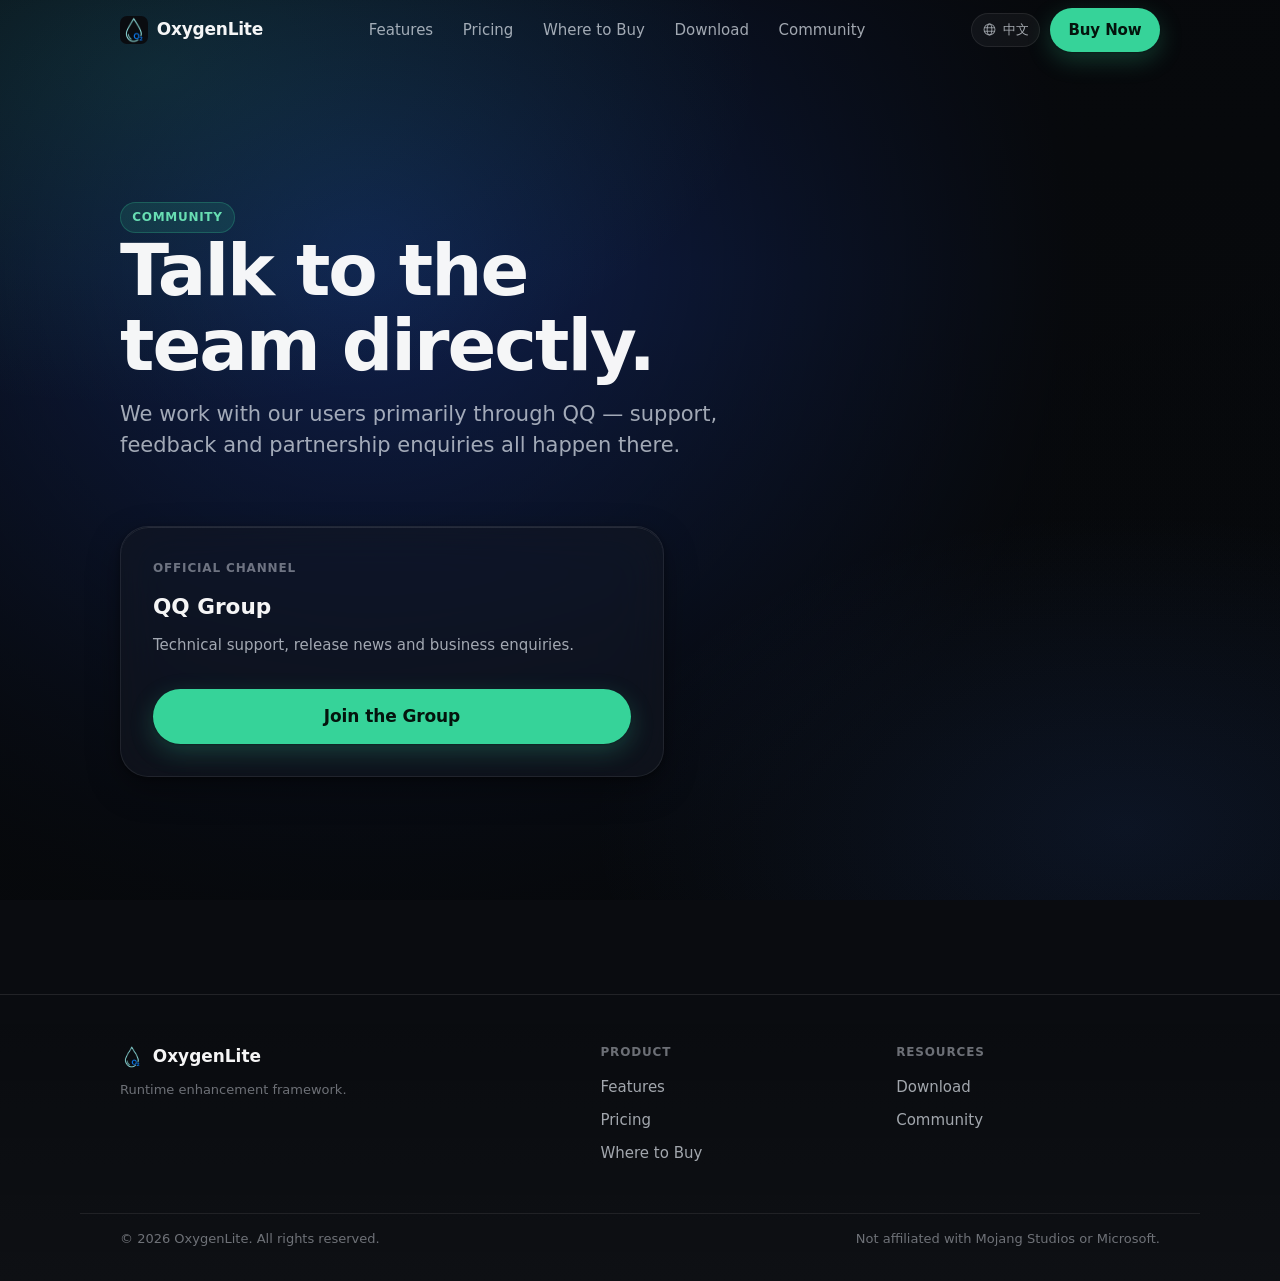
<file: community.html>
<!DOCTYPE html>
<html lang="en" data-theme="dark">
<head>
<meta charset="utf-8">
<meta name="viewport" content="width=device-width, initial-scale=1.0, viewport-fit=cover">
<meta name="theme-color" content="#0a0c10">
<meta name="color-scheme" content="dark">
<title>Community — OxygenLite</title>
<link rel="icon" href="./Oxygen.png">
<style>
:root {
  color-scheme: dark;
  --brand-h: 158; --brand-s: 64%; --brand-l: 52%;
  --brand: hsl(var(--brand-h) var(--brand-s) var(--brand-l));
  --brand-bright: hsl(var(--brand-h) var(--brand-s) 64%);
  --brand-a12: hsl(var(--brand-h) var(--brand-s) var(--brand-l) / .12);
  --brand-a24: hsl(var(--brand-h) var(--brand-s) var(--brand-l) / .24);
  --brand-a40: hsl(var(--brand-h) var(--brand-s) var(--brand-l) / .4);
  --canvas: #0a0c10;
  --material-thick: rgba(14, 17, 22, .86);
  --material-regular: rgba(20, 24, 31, .62);
  --material-thin: rgba(255, 255, 255, .045);
  --blur-thick: 40px; --blur-regular: 24px; --blur-thin: 14px;
  --edge-highlight: rgba(255, 255, 255, .1);
  --separator: rgba(255, 255, 255, .08);
  --separator-strong: rgba(255, 255, 255, .14);
  --label: rgba(255, 255, 255, .96);
  --label-secondary: rgba(235, 240, 248, .68);
  --label-tertiary: rgba(235, 240, 248, .44);
  --shadow-md: 0 2px 6px rgba(0, 0, 0, .34), 0 12px 32px rgba(0, 0, 0, .34);
  --r-xs: 8px; --r-sm: 12px; --r-md: 16px; --r-lg: 22px; --r-xl: 28px; --r-pill: 999px;
  --sp-1: .25rem; --sp-2: .5rem; --sp-3: .75rem; --sp-4: 1rem;
  --sp-5: 1.5rem; --sp-6: 2rem; --sp-7: 3rem;
  --gutter: clamp(1.25rem, 4vw, 2.5rem);
  --page-max: 1120px;
  --font-ui: system-ui, -apple-system, "Segoe UI", Inter, Roboto, "PingFang SC", "Microsoft YaHei UI", sans-serif;
  --font-mono: ui-monospace, "SF Mono", "JetBrains Mono", Menlo, Consolas, monospace;
  --track-display: -.028em; --track-title: -.018em; --track-headline: -.01em;
  --lead-display: 1.04; --lead-title: 1.14; --lead-headline: 1.3; --lead-body: 1.62;
  --response-fast: .24s; --response-base: .34s;
  --ease-standard: cubic-bezier(.32, .72, 0, 1);
  --header-h: 60px;
  --z-nav: 100;
}
*, *::before, *::after { box-sizing: border-box; }
html { -webkit-text-size-adjust: 100%; scroll-behavior: smooth; scroll-padding-top: calc(var(--header-h) + var(--sp-6)); }
body {
  margin: 0; min-height: 100dvh; background: var(--canvas); color: var(--label-secondary);
  font-family: var(--font-ui); font-size: clamp(.9375rem, .9rem + .2vw, 1.0625rem);
  line-height: var(--lead-body); letter-spacing: 0;
  -webkit-font-smoothing: antialiased; overflow-x: hidden;
}
::selection { background: var(--brand-a40); color: #fff; }
img, svg { display: block; max-width: 100%; }
button { background: none; border: none; padding: 0; cursor: pointer; font: inherit; color: inherit; }
a { color: inherit; text-decoration: none; }
:focus-visible { outline: 2px solid var(--brand-bright); outline-offset: 3px; border-radius: var(--r-xs); }
h1, h2, h3, h4 { margin: 0; color: var(--label); font-weight: 600; text-wrap: balance; }
p { margin: 0; }
.t-display { font-size: clamp(2.5rem, 1.6rem + 4.2vw, 4.5rem); line-height: var(--lead-display); letter-spacing: var(--track-display); font-weight: 640; }
.t-body-lg { font-size: clamp(1.0625rem, 1rem + .5vw, 1.3125rem); line-height: 1.5; color: var(--label-secondary); }
.t-caption { font-size: .8125rem; line-height: 1.45; color: var(--label-tertiary); }
.measure { max-width: 68ch; }
.page { width: 100%; max-width: var(--page-max); margin-inline: auto; padding-inline: var(--gutter); }
.section { padding-block: clamp(4rem, 9vw, 7.5rem); }
.material {
  position: relative; background: var(--material-regular);
  backdrop-filter: blur(var(--blur-regular)) saturate(170%);
  -webkit-backdrop-filter: blur(var(--blur-regular)) saturate(170%);
  border: 1px solid var(--separator); border-radius: var(--r-lg); box-shadow: var(--shadow-md);
}
.material::before {
  content: ""; position: absolute; inset: 0; border-radius: inherit; padding-top: 1px;
  background: linear-gradient(to bottom, var(--edge-highlight), transparent 42%);
  -webkit-mask: linear-gradient(#000 0 0) content-box, linear-gradient(#000 0 0);
  -webkit-mask-composite: xor; mask-composite: exclude; pointer-events: none;
}
.btn {
  display: inline-flex; align-items: center; justify-content: center; gap: var(--sp-2);
  border-radius: var(--r-pill); font-weight: 590; letter-spacing: -.006em;
  white-space: nowrap; transition: background .2s, border-color .2s, box-shadow .2s;
}
.btn--md { padding: .6rem 1.15rem; font-size: .9375rem; }
.btn--lg { padding: .85rem 1.7rem; font-size: 1.0625rem; }
.btn--primary { background: var(--brand); color: #04140d; box-shadow: 0 1px 2px #0000004d, 0 8px 24px var(--brand-a24); }
.btn--primary:hover { background: var(--brand-bright); box-shadow: 0 1px 2px #0000004d, 0 10px 32px var(--brand-a40); }
.btn--secondary { background: var(--material-thin); color: var(--label); border: 1px solid var(--separator-strong); backdrop-filter: blur(var(--blur-thin)); }
.btn--secondary:hover { background: #ffffff17; border-color: #fff3; }
.backdrop { position: fixed; inset: 0; z-index: 0; overflow: hidden; pointer-events: none; background: var(--canvas); }
.backdrop__media {
  position: absolute; top: 0; left: 0; width: 50%; height: 50%; object-fit: cover;
  transform-origin: 0 0; transform: translate(-4vw, -4vh) scale(2.16);
  filter: blur(11px) saturate(.92) brightness(.88);
  background: radial-gradient(circle at 30% 30%, #1d4ed8, #0a0c10 60%);
}
.backdrop__scrim {
  position: absolute; inset: 0;
  background: linear-gradient(to bottom, #06080bbd, #06080b99 30%, #06080ba3, #06080bcc),
              radial-gradient(150% 95% at 50% 0%, transparent 38%, rgba(6,8,11,.36) 100%);
}
.backdrop__tint {
  position: absolute; inset: 0;
  background: radial-gradient(70% 55% at 12% 8%, var(--brand-a12), transparent 68%),
              radial-gradient(60% 50% at 88% 92%, rgba(63,125,251,.1), transparent 70%);
}
.shell { position: relative; z-index: 1; display: flex; flex-direction: column; min-height: 100dvh; }
main { flex: 1; }
.header {
  position: sticky; top: 0; z-index: var(--z-nav); background: transparent;
  transition: background-color var(--response-base); border-bottom: 1px solid transparent;
}
.header[data-scrolled="true"] {
  background: var(--material-thick);
  backdrop-filter: blur(var(--blur-thick)) saturate(180%);
  -webkit-backdrop-filter: blur(var(--blur-thick)) saturate(180%);
  border-bottom-color: var(--separator);
}
.header__inner { display: flex; align-items: center; justify-content: space-between; gap: var(--sp-5); height: var(--header-h); }
.brand { display: inline-flex; align-items: center; gap: .55rem; flex-shrink: 0; }
.brand__mark { width: 28px; height: 28px; border-radius: 7px; object-fit: contain; background: var(--canvas); }
.brand__name { color: var(--label); font-size: 1.0625rem; font-weight: 620; letter-spacing: -.014em; }
.nav { display: flex; align-items: center; gap: .35rem; margin-inline: auto; }
.nav__link { padding: .4rem .75rem; border-radius: var(--r-xs); color: var(--label-secondary); font-size: .9375rem; font-weight: 500; transition: color .2s; }
.nav__link:hover { color: var(--label); }
.header__actions { display: flex; align-items: center; gap: .6rem; flex-shrink: 0; }
.lang {
  display: inline-flex; align-items: center; gap: .35rem; padding: .35rem .65rem;
  border-radius: var(--r-pill); border: 1px solid var(--separator); background: var(--material-thin);
  color: var(--label-secondary); font-size: .8125rem; font-weight: 590; cursor: pointer;
  transition: color .2s, border-color .2s;
}
.lang:hover { color: var(--label); border-color: var(--separator-strong); }
.lang__globe { width: 15px; height: 15px; opacity: .8; }
.header__toggle { display: none; flex-direction: column; justify-content: center; gap: 5px; width: 34px; height: 34px; padding: 0 8px; border-radius: var(--r-xs); }
.header__bar { display: block; height: 1.5px; width: 100%; background: var(--label); border-radius: 1px; transition: transform .2s; }
.header__bar[data-open="true"]:first-child { transform: translateY(3.25px) rotate(45deg); }
.header__bar[data-open="true"]:last-child { transform: translateY(-3.25px) rotate(-45deg); }
.sheet { display: none; border-top: 1px solid var(--separator); background: var(--material-thick); backdrop-filter: blur(var(--blur-thick)); }
.sheet__nav { display: flex; flex-direction: column; padding: var(--sp-2) var(--gutter) var(--sp-4); }
.sheet__link { padding: .8rem 0; border-bottom: 1px solid var(--separator); color: var(--label-secondary); font-size: 1rem; }
@media (max-width: 900px) {
  .nav, .header__cta, .lang--desktop { display: none; }
  .header__toggle, .sheet { display: flex; }
  .sheet { flex-direction: column; }
}
.eyebrow {
  display: inline-flex; align-items: center; gap: var(--sp-2); align-self: flex-start;
  padding: .3rem .7rem; border-radius: var(--r-pill); background: var(--brand-a12);
  border: 1px solid var(--brand-a24); color: var(--brand-bright);
  font-size: .75rem; font-weight: 600; letter-spacing: .06em; text-transform: uppercase;
}
.hero-inner { padding-block: clamp(4.5rem, 11vw, 9rem) clamp(2rem, 5vw, 4rem); }
.hero-inner .t-display { max-width: 16ch; margin-bottom: var(--sp-4); }
.hero-inner .t-body-lg { max-width: 52ch; }

/* ===== 社区面板 ===== */
.community-panel {
  max-width: 34rem;
  padding: var(--sp-6);
  border-radius: var(--r-xl);
  position: relative; overflow: hidden; isolation: isolate;
  transition: border-color var(--response-base);
}
.community-panel:hover { border-color: var(--separator-strong); }
.community-panel__glow {
  position: absolute; inset: -1px; z-index: -1; border-radius: inherit;
  background: radial-gradient(
    24rem circle at var(--px, 50%) var(--py, 50%),
    hsl(var(--brand-h) var(--brand-s) var(--brand-l) / .14),
    transparent 62%
  );
  opacity: var(--glow, 0);
  transition: opacity var(--response-base) var(--ease-standard);
  pointer-events: none;
}
.community-panel__label {
  font-size: .75rem; font-weight: 640; letter-spacing: .07em;
  text-transform: uppercase; color: var(--label-tertiary); margin-bottom: var(--sp-3);
}
.community-panel__title {
  font-size: 1.35rem; font-weight: 650; color: var(--label); margin-bottom: var(--sp-2);
}
.community-panel__desc {
  font-size: .9375rem; line-height: 1.6; color: var(--label-secondary); margin-bottom: var(--sp-6);
}
.community-panel__cta { width: 100%; }

.footer { margin-top: clamp(4rem, 8vw, 7rem); padding-top: var(--sp-7); background: linear-gradient(to bottom, transparent, rgba(255,255,255,.018)); border-top: 1px solid var(--separator); }
.footer__inner { display: grid; grid-template-columns: 1.7fr 1fr 1fr; gap: var(--sp-6); padding-bottom: var(--sp-7); }
.footer__brand { display: flex; flex-direction: column; gap: .6rem; max-width: 22rem; }
.footer__mark { border-radius: 6px; }
.footer__name { color: var(--label); font-weight: 620; }
.footer__col { display: flex; flex-direction: column; gap: .55rem; }
.footer__heading { font-size: .75rem; font-weight: 640; letter-spacing: .07em; text-transform: uppercase; color: var(--label-tertiary); margin-bottom: .2rem; }
.footer__link { color: var(--label-secondary); font-size: .9375rem; transition: color .2s; }
.footer__link:hover { color: var(--label); }
.footer__base { display: flex; justify-content: space-between; gap: var(--sp-4); flex-wrap: wrap; padding-block: var(--sp-4) var(--sp-6); border-top: 1px solid var(--separator); }
@media (max-width: 900px) { .footer__inner { grid-template-columns: 1fr 1fr; } .footer__brand { grid-column: 1 / -1; } }
@media (prefers-reduced-motion: reduce) {
  .reveal { opacity: 1 !important; transition: none !important; }
  .community-panel__glow { transition: none !important; }
}
.reveal { opacity: 0; transition: opacity .8s var(--ease-standard); }
.reveal[data-revealed="true"] { opacity: 1; }
</style>
</head>
<body>

<div class="backdrop" aria-hidden="true">
  <div class="backdrop__media"></div>
  <div class="backdrop__scrim"></div>
  <div class="backdrop__tint"></div>
</div>

<div class="shell">
  <header class="header" id="siteHeader">
    <div class="header__inner page">
      <a class="brand" href="index.html">
        <img class="brand__mark" src="./Oxygen.png" alt="OxygenLite" width="28" height="28">
        <span class="brand__name">OxygenLite</span>
      </a>
      <nav class="nav" aria-label="Main">
        <a href="index.html#features" class="nav__link" data-i18n="nav_features">Features</a>
        <a href="index.html#pricing" class="nav__link" data-i18n="nav_pricing">Pricing</a>
        <a href="buy.html" class="nav__link" data-i18n="nav_buy">Where to Buy</a>
        <a href="download.html" class="nav__link" data-i18n="nav_download">Download</a>
        <a href="community.html" class="nav__link" data-i18n="nav_community">Community</a>
      </nav>
      <div class="header__actions">
        <button class="lang lang--desktop" type="button" id="langToggle">
          <svg class="lang__globe" viewBox="0 0 20 20" aria-hidden="true">
            <circle cx="10" cy="10" r="7.25" fill="none" stroke="currentColor" stroke-width="1.4"/>
            <ellipse cx="10" cy="10" rx="3.1" ry="7.25" fill="none" stroke="currentColor" stroke-width="1.4"/>
            <path d="M3 7.6h14M3 12.4h14" stroke="currentColor" stroke-width="1.4" fill="none"/>
          </svg>
          <span id="langLabel">中文</span>
        </button>
        <a href="buy.html" class="btn btn--primary btn--md header__cta" data-i18n="header_buy">Buy Now</a>
        <button class="header__toggle" type="button" aria-label="Menu" aria-expanded="false" id="menuToggle">
          <span class="header__bar" data-open="false"></span>
          <span class="header__bar" data-open="false"></span>
        </button>
      </div>
    </div>
    <div class="sheet" id="mobileSheet" style="display: none;">
      <nav class="sheet__nav">
        <a href="index.html#features" class="sheet__link" data-i18n="nav_features">Features</a>
        <a href="index.html#pricing" class="sheet__link" data-i18n="nav_pricing">Pricing</a>
        <a href="buy.html" class="sheet__link" data-i18n="nav_buy">Where to Buy</a>
        <a href="download.html" class="sheet__link" data-i18n="nav_download">Download</a>
        <a href="community.html" class="sheet__link" data-i18n="nav_community">Community</a>
        <button class="sheet__link" type="button" id="langToggleMobile" style="text-align:left; border:none; color:var(--brand-bright);">中文</button>
      </nav>
    </div>
  </header>

  <main>
    <section class="hero-inner">
      <div class="page">
        <span class="reveal eyebrow" data-revealed="true" data-i18n="community_badge">Community</span>
        <h1 class="t-display reveal" data-revealed="true" data-i18n="community_title">Talk to the team directly.</h1>
        <p class="t-body-lg reveal" data-revealed="true" data-i18n="community_subtitle">We work with our users primarily through QQ — support, feedback and partnership enquiries all happen there.</p>
      </div>
    </section>

    <section class="section" style="padding-top:0">
      <div class="page">
        <div class="community-panel material reveal" data-revealed="true">
          <span class="community-panel__glow" aria-hidden="true"></span>
          <p class="community-panel__label" data-i18n="community_label">Official Channel</p>
          <h2 class="community-panel__title" data-i18n="community_channel_title">QQ Group</h2>
          <p class="community-panel__desc" data-i18n="community_channel_desc">Technical support, release news and business enquiries.</p>
          <a href="https://qm.qq.com/q/Ch7Ok02OPK" target="_blank" rel="noopener noreferrer" class="btn btn--primary btn--lg community-panel__cta" data-i18n="community_cta">Join the Group</a>
        </div>
      </div>
    </section>
  </main>

  <footer class="footer">
    <div class="footer__inner page">
      <div class="footer__brand">
        <div style="display:flex;align-items:center;gap:.55rem;">
          <img src="./Oxygen.png" alt="" width="24" height="24" class="footer__mark">
          <span class="footer__name">OxygenLite</span>
        </div>
        <p class="t-caption" data-i18n="footer_tagline">Runtime enhancement framework.</p>
      </div>
      <nav class="footer__col">
        <h3 class="footer__heading" data-i18n="footer_product">Product</h3>
        <a href="index.html#features" class="footer__link" data-i18n="nav_features">Features</a>
        <a href="index.html#pricing" class="footer__link" data-i18n="nav_pricing">Pricing</a>
        <a href="buy.html" class="footer__link" data-i18n="nav_buy">Where to Buy</a>
      </nav>
      <nav class="footer__col">
        <h3 class="footer__heading" data-i18n="footer_resources">Resources</h3>
        <a href="download.html" class="footer__link" data-i18n="nav_download">Download</a>
        <a href="community.html" class="footer__link" data-i18n="nav_community">Community</a>
      </nav>
    </div>
    <div class="footer__base page">
      <p class="t-caption" data-i18n="footer_copy">© 2026 OxygenLite. All rights reserved.</p>
      <p class="t-caption" data-i18n="footer_disclaimer">Not affiliated with Mojang Studios or Microsoft.</p>
    </div>
  </footer>
</div>

<script>
const i18n = {
  en: {
    nav_features: "Features", nav_pricing: "Pricing", nav_buy: "Where to Buy",
    nav_download: "Download", nav_community: "Community",
    header_buy: "Buy Now",
    community_badge: "Community",
    community_title: "Talk to the team directly.",
    community_subtitle: "We work with our users primarily through QQ — support, feedback and partnership enquiries all happen there.",
    community_label: "Official Channel",
    community_channel_title: "QQ Group",
    community_channel_desc: "Technical support, release news and business enquiries.",
    community_cta: "Join the Group",
    footer_tagline: "Runtime enhancement framework.",
    footer_product: "Product", footer_resources: "Resources",
    footer_copy: "© 2026 OxygenLite. All rights reserved.",
    footer_disclaimer: "Not affiliated with Mojang Studios or Microsoft."
  },
  zh: {
    nav_features: "功能", nav_pricing: "定价", nav_buy: "购买渠道",
    nav_download: "下载", nav_community: "社区",
    header_buy: "立即购买",
    community_badge: "社区",
    community_title: "直接和团队对话。",
    community_subtitle: "我们主要通过 QQ 群聊与用户沟通——技术支持、反馈和商务合作都在那里进行。",
    community_label: "官方群聊",
    community_channel_title: "QQ 群聊",
    community_channel_desc: "技术支持、版本新闻与商务咨询。",
    community_cta: "加入群聊",
    footer_tagline: "运行时增强框架。",
    footer_product: "产品", footer_resources: "资源",
    footer_copy: "© 2026 OxygenLite. 版权所有。",
    footer_disclaimer: "与 Mojang Studios 或 Microsoft 无关。"
  }
};

let currentLang = "en";
function setLang(lang) {
  currentLang = lang;
  const dict = i18n[lang];
  document.querySelectorAll("[data-i18n]").forEach(el => {
    const key = el.getAttribute("data-i18n");
    if (dict[key] !== undefined) el.textContent = dict[key];
  });
  const label = lang === "en" ? "中文" : "EN";
  document.getElementById("langLabel").textContent = label;
  document.getElementById("langToggleMobile").textContent = label;
  document.documentElement.lang = lang === "en" ? "en" : "zh-CN";
}
document.getElementById("langToggle").addEventListener("click", () => setLang(currentLang === "en" ? "zh" : "en"));
document.getElementById("langToggleMobile").addEventListener("click", () => setLang(currentLang === "en" ? "zh" : "en"));
setLang("en");

const header = document.getElementById("siteHeader");
const onScroll = () => { header.dataset.scrolled = window.scrollY > 10 ? "true" : "false"; };
onScroll();
window.addEventListener("scroll", onScroll, { passive: true });

const toggle = document.getElementById("menuToggle");
const sheet = document.getElementById("mobileSheet");
toggle.addEventListener("click", () => {
  const open = sheet.style.display === "none" || sheet.style.display === "";
  sheet.style.display = open ? "flex" : "none";
  toggle.setAttribute("aria-expanded", String(open));
  toggle.querySelectorAll(".header__bar").forEach(b => b.dataset.open = String(open));
});
sheet.querySelectorAll("a").forEach(a => a.addEventListener("click", () => {
  sheet.style.display = "none";
  toggle.setAttribute("aria-expanded", "false");
  toggle.querySelectorAll(".header__bar").forEach(b => b.dataset.open = "false");
}));

const reveals = document.querySelectorAll(".reveal");
if ("IntersectionObserver" in window) {
  const io = new IntersectionObserver(entries => {
    entries.forEach(e => { if (e.isIntersecting) { e.target.dataset.revealed = "true"; io.unobserve(e.target); } });
  }, { threshold: 0.1, rootMargin: "0px 0px -5% 0px" });
  reveals.forEach(el => io.observe(el));
} else { reveals.forEach(el => el.dataset.revealed = "true"); }

document.querySelectorAll(".community-panel").forEach(card => {
  card.addEventListener("pointermove", e => {
    const rect = card.getBoundingClientRect();
    card.style.setProperty("--px", `${e.clientX - rect.left}px`);
    card.style.setProperty("--py", `${e.clientY - rect.top}px`);
    card.style.setProperty("--glow", "1");
  });
  card.addEventListener("pointerleave", () => card.style.setProperty("--glow", "0"));
});
</script>
</body>
</html>
</file>
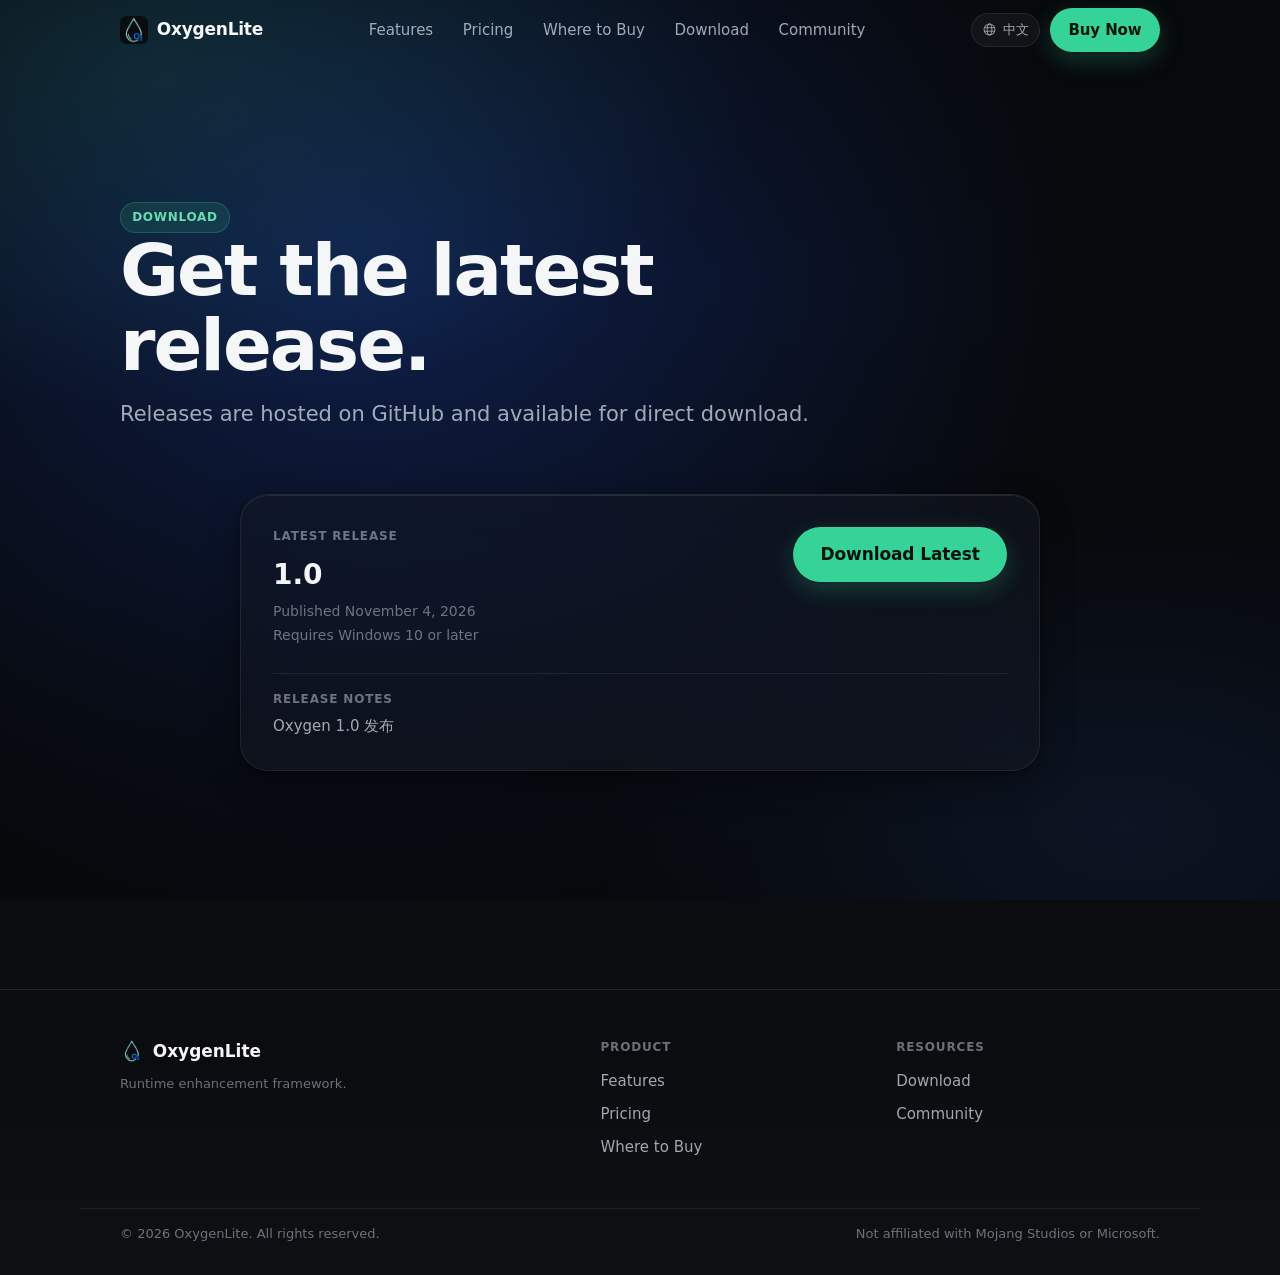
<file: download.html>
<!DOCTYPE html>
<html lang="en" data-theme="dark">
<head>
<meta charset="utf-8">
<meta name="viewport" content="width=device-width, initial-scale=1.0, viewport-fit=cover">
<meta name="theme-color" content="#0a0c10">
<meta name="color-scheme" content="dark">
<title>Download — OxygenLite</title>
<link rel="icon" href="./Oxygen.png">
<style>
:root {
  color-scheme: dark;
  --brand-h: 158; --brand-s: 64%; --brand-l: 52%;
  --brand: hsl(var(--brand-h) var(--brand-s) var(--brand-l));
  --brand-bright: hsl(var(--brand-h) var(--brand-s) 64%);
  --brand-a12: hsl(var(--brand-h) var(--brand-s) var(--brand-l) / .12);
  --brand-a24: hsl(var(--brand-h) var(--brand-s) var(--brand-l) / .24);
  --brand-a40: hsl(var(--brand-h) var(--brand-s) var(--brand-l) / .4);
  --canvas: #0a0c10;
  --material-thick: rgba(14, 17, 22, .86);
  --material-regular: rgba(20, 24, 31, .62);
  --material-thin: rgba(255, 255, 255, .045);
  --blur-thick: 40px; --blur-regular: 24px; --blur-thin: 14px;
  --edge-highlight: rgba(255, 255, 255, .1);
  --separator: rgba(255, 255, 255, .08);
  --separator-strong: rgba(255, 255, 255, .14);
  --label: rgba(255, 255, 255, .96);
  --label-secondary: rgba(235, 240, 248, .68);
  --label-tertiary: rgba(235, 240, 248, .44);
  --shadow-md: 0 2px 6px rgba(0, 0, 0, .34), 0 12px 32px rgba(0, 0, 0, .34);
  --r-xs: 8px; --r-sm: 12px; --r-md: 16px; --r-lg: 22px; --r-xl: 28px; --r-pill: 999px;
  --sp-1: .25rem; --sp-2: .5rem; --sp-3: .75rem; --sp-4: 1rem;
  --sp-5: 1.5rem; --sp-6: 2rem; --sp-7: 3rem;
  --gutter: clamp(1.25rem, 4vw, 2.5rem);
  --page-max: 1120px;
  --font-ui: system-ui, -apple-system, "Segoe UI", Inter, Roboto, "PingFang SC", "Microsoft YaHei UI", sans-serif;
  --font-mono: ui-monospace, "SF Mono", "JetBrains Mono", Menlo, Consolas, monospace;
  --track-display: -.028em; --track-title: -.018em; --track-headline: -.01em;
  --lead-display: 1.04; --lead-title: 1.14; --lead-headline: 1.3; --lead-body: 1.62;
  --response-fast: .24s; --response-base: .34s;
  --ease-standard: cubic-bezier(.32, .72, 0, 1);
  --header-h: 60px;
  --z-nav: 100;
}
*, *::before, *::after { box-sizing: border-box; }
html { -webkit-text-size-adjust: 100%; scroll-behavior: smooth; scroll-padding-top: calc(var(--header-h) + var(--sp-6)); }
body {
  margin: 0; min-height: 100dvh; background: var(--canvas); color: var(--label-secondary);
  font-family: var(--font-ui); font-size: clamp(.9375rem, .9rem + .2vw, 1.0625rem);
  line-height: var(--lead-body); letter-spacing: 0;
  -webkit-font-smoothing: antialiased; overflow-x: hidden;
}
::selection { background: var(--brand-a40); color: #fff; }
img, svg { display: block; max-width: 100%; }
button { background: none; border: none; padding: 0; cursor: pointer; font: inherit; color: inherit; }
a { color: inherit; text-decoration: none; }
:focus-visible { outline: 2px solid var(--brand-bright); outline-offset: 3px; border-radius: var(--r-xs); }
h1, h2, h3, h4 { margin: 0; color: var(--label); font-weight: 600; text-wrap: balance; }
p { margin: 0; }
.t-display { font-size: clamp(2.5rem, 1.6rem + 4.2vw, 4.5rem); line-height: var(--lead-display); letter-spacing: var(--track-display); font-weight: 640; }
.t-title { font-size: clamp(1.875rem, 1.4rem + 2.1vw, 2.75rem); line-height: var(--lead-title); letter-spacing: var(--track-title); font-weight: 620; }
.t-body-lg { font-size: clamp(1.0625rem, 1rem + .5vw, 1.3125rem); line-height: 1.5; color: var(--label-secondary); }
.t-caption { font-size: .8125rem; line-height: 1.45; color: var(--label-tertiary); }
.measure { max-width: 68ch; }
.page { width: 100%; max-width: var(--page-max); margin-inline: auto; padding-inline: var(--gutter); }
.section { padding-block: clamp(4rem, 9vw, 7.5rem); }
.material {
  position: relative; background: var(--material-regular);
  backdrop-filter: blur(var(--blur-regular)) saturate(170%);
  -webkit-backdrop-filter: blur(var(--blur-regular)) saturate(170%);
  border: 1px solid var(--separator); border-radius: var(--r-lg); box-shadow: var(--shadow-md);
}
.material::before {
  content: ""; position: absolute; inset: 0; border-radius: inherit; padding-top: 1px;
  background: linear-gradient(to bottom, var(--edge-highlight), transparent 42%);
  -webkit-mask: linear-gradient(#000 0 0) content-box, linear-gradient(#000 0 0);
  -webkit-mask-composite: xor; mask-composite: exclude; pointer-events: none;
}
.reveal { opacity: 0; transition: opacity .8s var(--ease-standard); }
.reveal[data-revealed="true"] { opacity: 1; }
.btn {
  display: inline-flex; align-items: center; justify-content: center; gap: var(--sp-2);
  border-radius: var(--r-pill); font-weight: 590; letter-spacing: -.006em;
  white-space: nowrap; transition: background .2s, border-color .2s, box-shadow .2s;
}
.btn--md { padding: .6rem 1.15rem; font-size: .9375rem; }
.btn--lg { padding: .85rem 1.7rem; font-size: 1.0625rem; }
.btn--primary { background: var(--brand); color: #04140d; box-shadow: 0 1px 2px #0000004d, 0 8px 24px var(--brand-a24); }
.btn--primary:hover { background: var(--brand-bright); box-shadow: 0 1px 2px #0000004d, 0 10px 32px var(--brand-a40); }
.btn--secondary { background: var(--material-thin); color: var(--label); border: 1px solid var(--separator-strong); backdrop-filter: blur(var(--blur-thin)); }
.btn--secondary:hover { background: #ffffff17; border-color: #fff3; }
.backdrop { position: fixed; inset: 0; z-index: 0; overflow: hidden; pointer-events: none; background: var(--canvas); }
.backdrop__media {
  position: absolute; top: 0; left: 0; width: 50%; height: 50%; object-fit: cover;
  transform-origin: 0 0; transform: translate(-4vw, -4vh) scale(2.16);
  filter: blur(11px) saturate(.92) brightness(.88);
  background: radial-gradient(circle at 30% 30%, #1d4ed8, #0a0c10 60%);
}
.backdrop__scrim {
  position: absolute; inset: 0;
  background: linear-gradient(to bottom, #06080bbd, #06080b99 30%, #06080ba3, #06080bcc),
              radial-gradient(150% 95% at 50% 0%, transparent 38%, rgba(6,8,11,.36) 100%);
}
.backdrop__tint {
  position: absolute; inset: 0;
  background: radial-gradient(70% 55% at 12% 8%, var(--brand-a12), transparent 68%),
              radial-gradient(60% 50% at 88% 92%, rgba(63,125,251,.1), transparent 70%);
}
.shell { position: relative; z-index: 1; display: flex; flex-direction: column; min-height: 100dvh; }
main { flex: 1; }
.header {
  position: sticky; top: 0; z-index: var(--z-nav); background: transparent;
  transition: background-color var(--response-base); border-bottom: 1px solid transparent;
}
.header[data-scrolled="true"] {
  background: var(--material-thick);
  backdrop-filter: blur(var(--blur-thick)) saturate(180%);
  -webkit-backdrop-filter: blur(var(--blur-thick)) saturate(180%);
  border-bottom-color: var(--separator);
}
.header__inner { display: flex; align-items: center; justify-content: space-between; gap: var(--sp-5); height: var(--header-h); }
.brand { display: inline-flex; align-items: center; gap: .55rem; flex-shrink: 0; }
.brand__mark { width: 28px; height: 28px; border-radius: 7px; object-fit: contain; background: var(--canvas); }
.brand__name { color: var(--label); font-size: 1.0625rem; font-weight: 620; letter-spacing: -.014em; }
.nav { display: flex; align-items: center; gap: .35rem; margin-inline: auto; }
.nav__link { padding: .4rem .75rem; border-radius: var(--r-xs); color: var(--label-secondary); font-size: .9375rem; font-weight: 500; transition: color .2s; }
.nav__link:hover { color: var(--label); }
.header__actions { display: flex; align-items: center; gap: .6rem; flex-shrink: 0; }
.lang {
  display: inline-flex; align-items: center; gap: .35rem; padding: .35rem .65rem;
  border-radius: var(--r-pill); border: 1px solid var(--separator); background: var(--material-thin);
  color: var(--label-secondary); font-size: .8125rem; font-weight: 590; cursor: pointer;
  transition: color .2s, border-color .2s;
}
.lang:hover { color: var(--label); border-color: var(--separator-strong); }
.lang__globe { width: 15px; height: 15px; opacity: .8; }
.header__toggle { display: none; flex-direction: column; justify-content: center; gap: 5px; width: 34px; height: 34px; padding: 0 8px; border-radius: var(--r-xs); }
.header__bar { display: block; height: 1.5px; width: 100%; background: var(--label); border-radius: 1px; transition: transform .2s; }
.header__bar[data-open="true"]:first-child { transform: translateY(3.25px) rotate(45deg); }
.header__bar[data-open="true"]:last-child { transform: translateY(-3.25px) rotate(-45deg); }
.sheet { display: none; border-top: 1px solid var(--separator); background: var(--material-thick); backdrop-filter: blur(var(--blur-thick)); }
.sheet__nav { display: flex; flex-direction: column; padding: var(--sp-2) var(--gutter) var(--sp-4); }
.sheet__link { padding: .8rem 0; border-bottom: 1px solid var(--separator); color: var(--label-secondary); font-size: 1rem; }
@media (max-width: 900px) {
  .nav, .header__cta, .lang--desktop { display: none; }
  .header__toggle, .sheet { display: flex; }
  .sheet { flex-direction: column; }
}
.eyebrow {
  display: inline-flex; align-items: center; gap: var(--sp-2); align-self: flex-start;
  padding: .3rem .7rem; border-radius: var(--r-pill); background: var(--brand-a12);
  border: 1px solid var(--brand-a24); color: var(--brand-bright);
  font-size: .75rem; font-weight: 600; letter-spacing: .06em; text-transform: uppercase;
}
.hero-inner { padding-block: clamp(4.5rem, 11vw, 9rem) clamp(2rem, 5vw, 4rem); }
.hero-inner .t-display { max-width: 16ch; margin-bottom: var(--sp-4); }
.hero-inner .t-body-lg { max-width: 52ch; }

/* ===== 下载页面特有样式 ===== */
.release-card {
  max-width: 800px;
  margin: 0 auto;
  padding: var(--sp-6);
  border-radius: var(--r-xl);
  position: relative; overflow: hidden; isolation: isolate;
  transition: border-color var(--response-base);
}
.release-card:hover { border-color: var(--separator-strong); }
.release-card__glow {
  position: absolute; inset: -1px; z-index: -1; border-radius: inherit;
  background: radial-gradient(
    26rem circle at var(--px, 50%) var(--py, 50%),
    hsl(var(--brand-h) var(--brand-s) var(--brand-l) / .16),
    transparent 62%
  );
  opacity: var(--glow, 0);
  transition: opacity var(--response-base) var(--ease-standard);
  pointer-events: none;
}
.release-card__header {
  display: flex; justify-content: space-between; align-items: flex-start;
  gap: var(--sp-4); margin-bottom: var(--sp-4); flex-wrap: wrap;
}
.release-card__info { flex: 1; min-width: 200px; }
.release-card__label {
  font-size: .75rem; font-weight: 640; letter-spacing: .07em;
  text-transform: uppercase; color: var(--label-tertiary); margin-bottom: .3rem;
}
.release-card__version {
  font-size: 1.75rem; font-weight: 650; color: var(--label); margin-bottom: .2rem;
}
.release-card__meta {
  font-size: .875rem; color: var(--label-tertiary); margin-bottom: .1rem;
}
.release-card__notes {
  margin-top: var(--sp-5); padding-top: var(--sp-4);
  border-top: 1px solid var(--separator);
}
.release-card__notes-label {
  font-size: .75rem; font-weight: 640; letter-spacing: .07em;
  text-transform: uppercase; color: var(--label-tertiary); margin-bottom: .3rem;
}
.release-card__notes-text { font-size: .9375rem; color: var(--label-secondary); }
.release-card__cta { flex-shrink: 0; }

.footer { margin-top: clamp(4rem, 8vw, 7rem); padding-top: var(--sp-7); background: linear-gradient(to bottom, transparent, rgba(255,255,255,.018)); border-top: 1px solid var(--separator); }
.footer__inner { display: grid; grid-template-columns: 1.7fr 1fr 1fr; gap: var(--sp-6); padding-bottom: var(--sp-7); }
.footer__brand { display: flex; flex-direction: column; gap: .6rem; max-width: 22rem; }
.footer__mark { border-radius: 6px; }
.footer__name { color: var(--label); font-weight: 620; }
.footer__col { display: flex; flex-direction: column; gap: .55rem; }
.footer__heading { font-size: .75rem; font-weight: 640; letter-spacing: .07em; text-transform: uppercase; color: var(--label-tertiary); margin-bottom: .2rem; }
.footer__link { color: var(--label-secondary); font-size: .9375rem; transition: color .2s; }
.footer__link:hover { color: var(--label); }
.footer__base { display: flex; justify-content: space-between; gap: var(--sp-4); flex-wrap: wrap; padding-block: var(--sp-4) var(--sp-6); border-top: 1px solid var(--separator); }
@media (max-width: 900px) { .footer__inner { grid-template-columns: 1fr 1fr; } .footer__brand { grid-column: 1 / -1; } }
@media (prefers-reduced-motion: reduce) {
  .reveal { opacity: 1 !important; transition: none !important; }
  .release-card__glow { transition: none !important; }
}
</style>
</head>
<body>

<div class="backdrop" aria-hidden="true">
  <div class="backdrop__media"></div>
  <div class="backdrop__scrim"></div>
  <div class="backdrop__tint"></div>
</div>

<div class="shell">
  <header class="header" id="siteHeader">
    <div class="header__inner page">
      <a class="brand" href="index.html">
        <img class="brand__mark" src="./Oxygen.png" alt="OxygenLite" width="28" height="28">
        <span class="brand__name">OxygenLite</span>
      </a>
      <nav class="nav" aria-label="Main">
        <a href="index.html#features" class="nav__link" data-i18n="nav_features">Features</a>
        <a href="index.html#pricing" class="nav__link" data-i18n="nav_pricing">Pricing</a>
        <a href="buy.html" class="nav__link" data-i18n="nav_buy">Where to Buy</a>
        <a href="download.html" class="nav__link" data-i18n="nav_download">Download</a>
        <a href="community.html" class="nav__link" data-i18n="nav_community">Community</a>
      </nav>
      <div class="header__actions">
        <button class="lang lang--desktop" type="button" id="langToggle">
          <svg class="lang__globe" viewBox="0 0 20 20" aria-hidden="true">
            <circle cx="10" cy="10" r="7.25" fill="none" stroke="currentColor" stroke-width="1.4"/>
            <ellipse cx="10" cy="10" rx="3.1" ry="7.25" fill="none" stroke="currentColor" stroke-width="1.4"/>
            <path d="M3 7.6h14M3 12.4h14" stroke="currentColor" stroke-width="1.4" fill="none"/>
          </svg>
          <span id="langLabel">中文</span>
        </button>
        <a href="buy.html" class="btn btn--primary btn--md header__cta" data-i18n="header_buy">Buy Now</a>
        <button class="header__toggle" type="button" aria-label="Menu" aria-expanded="false" id="menuToggle">
          <span class="header__bar" data-open="false"></span>
          <span class="header__bar" data-open="false"></span>
        </button>
      </div>
    </div>
    <div class="sheet" id="mobileSheet" style="display: none;">
      <nav class="sheet__nav">
        <a href="index.html#features" class="sheet__link" data-i18n="nav_features">Features</a>
        <a href="index.html#pricing" class="sheet__link" data-i18n="nav_pricing">Pricing</a>
        <a href="buy.html" class="sheet__link" data-i18n="nav_buy">Where to Buy</a>
        <a href="download.html" class="sheet__link" data-i18n="nav_download">Download</a>
        <a href="community.html" class="sheet__link" data-i18n="nav_community">Community</a>
        <button class="sheet__link" type="button" id="langToggleMobile" style="text-align:left; border:none; color:var(--brand-bright);">中文</button>
      </nav>
    </div>
  </header>

  <main>
    <section class="hero-inner">
      <div class="page">
        <span class="reveal eyebrow" data-revealed="true" data-i18n="download_badge">Download</span>
        <h1 class="t-display reveal" data-revealed="true" data-i18n="download_title">Get the latest release.</h1>
        <p class="t-body-lg reveal" data-revealed="true" data-i18n="download_subtitle">Releases are hosted on GitHub and available for direct download.</p>
      </div>
    </section>

    <section class="section" style="padding-top:0">
      <div class="page">
        <!-- 最新版本卡片 -->
        <div class="release-card material reveal" data-revealed="true">
          <span class="release-card__glow" aria-hidden="true"></span>
          <div class="release-card__header">
            <div class="release-card__info">
              <p class="release-card__label" data-i18n="download_latest_label">Latest Release</p>
              <h2 class="release-card__version" data-i18n="download_latest_version">1.0</h2>
              <p class="release-card__meta" data-i18n="download_latest_date">Published November 4, 2026</p>
              <p class="release-card__meta" data-i18n="download_latest_req">Requires Windows 10 or later</p>
            </div>
            <a href="https://github.com/Mscnqwq/oxygenlite/releases/tag/OxygenMain" target="_blank" rel="noopener noreferrer" class="btn btn--primary btn--lg release-card__cta" data-i18n="download_latest_cta">Download Latest</a>
          </div>
          <div class="release-card__notes">
            <p class="release-card__notes-label" data-i18n="download_notes_label">Release Notes</p>
            <p class="release-card__notes-text" data-i18n="download_notes_text">Oxygen 1.0 发布</p>
          </div>
        </div>
      </div>
    </section>
  </main>

  <footer class="footer">
    <div class="footer__inner page">
      <div class="footer__brand">
        <div style="display:flex;align-items:center;gap:.55rem;">
          <img src="./Oxygen.png" alt="" width="24" height="24" class="footer__mark">
          <span class="footer__name">OxygenLite</span>
        </div>
        <p class="t-caption" data-i18n="footer_tagline">Runtime enhancement framework.</p>
      </div>
      <nav class="footer__col">
        <h3 class="footer__heading" data-i18n="footer_product">Product</h3>
        <a href="index.html#features" class="footer__link" data-i18n="nav_features">Features</a>
        <a href="index.html#pricing" class="footer__link" data-i18n="nav_pricing">Pricing</a>
        <a href="buy.html" class="footer__link" data-i18n="nav_buy">Where to Buy</a>
      </nav>
      <nav class="footer__col">
        <h3 class="footer__heading" data-i18n="footer_resources">Resources</h3>
        <a href="download.html" class="footer__link" data-i18n="nav_download">Download</a>
        <a href="community.html" class="footer__link" data-i18n="nav_community">Community</a>
      </nav>
    </div>
    <div class="footer__base page">
      <p class="t-caption" data-i18n="footer_copy">© 2026 OxygenLite. All rights reserved.</p>
      <p class="t-caption" data-i18n="footer_disclaimer">Not affiliated with Mojang Studios or Microsoft.</p>
    </div>
  </footer>
</div>

<script>
const i18n = {
  en: {
    nav_features: "Features", nav_pricing: "Pricing", nav_buy: "Where to Buy",
    nav_download: "Download", nav_community: "Community",
    header_buy: "Buy Now",
    download_badge: "Download",
    download_title: "Get the latest release.",
    download_subtitle: "Releases are hosted on GitHub and available for direct download.",
    download_latest_label: "Latest Release",
    download_latest_version: "1.0",
    download_latest_date: "Published November 4, 2026",
    download_latest_req: "Requires Windows 10 or later",
    download_latest_cta: "Download Latest",
    download_notes_label: "Release Notes",
    download_notes_text: "Oxygen 1.0 发布",
    footer_tagline: "Runtime enhancement framework.",
    footer_product: "Product", footer_resources: "Resources",
    footer_copy: "© 2026 OxygenLite. All rights reserved.",
    footer_disclaimer: "Not affiliated with Mojang Studios or Microsoft."
  },
  zh: {
    nav_features: "功能", nav_pricing: "定价", nav_buy: "购买渠道",
    nav_download: "下载", nav_community: "社区",
    header_buy: "立即购买",
    download_badge: "下载",
    download_title: "获取最新版本。",
    download_subtitle: "发布包托管在 GitHub，支持直接下载。",
    download_latest_label: "最新版本",
    download_latest_version: "1.0",
    download_latest_date: "发布于 2026 年 11 月 4 日",
    download_latest_req: "需要 Windows 10 或更高版本",
    download_latest_cta: "下载最新版",
    download_notes_label: "更新说明",
    download_notes_text: "Oxygen 1.0 发布",
    footer_tagline: "运行时增强框架。",
    footer_product: "产品", footer_resources: "资源",
    footer_copy: "© 2026 OxygenLite. 版权所有。",
    footer_disclaimer: "与 Mojang Studios 或 Microsoft 无关。"
  }
};

let currentLang = "en";
function setLang(lang) {
  currentLang = lang;
  const dict = i18n[lang];
  document.querySelectorAll("[data-i18n]").forEach(el => {
    const key = el.getAttribute("data-i18n");
    if (dict[key] !== undefined) el.textContent = dict[key];
  });
  const label = lang === "en" ? "中文" : "EN";
  document.getElementById("langLabel").textContent = label;
  document.getElementById("langToggleMobile").textContent = label;
  document.documentElement.lang = lang === "en" ? "en" : "zh-CN";
}
document.getElementById("langToggle").addEventListener("click", () => setLang(currentLang === "en" ? "zh" : "en"));
document.getElementById("langToggleMobile").addEventListener("click", () => setLang(currentLang === "en" ? "zh" : "en"));
setLang("en");

const header = document.getElementById("siteHeader");
const onScroll = () => { header.dataset.scrolled = window.scrollY > 10 ? "true" : "false"; };
onScroll();
window.addEventListener("scroll", onScroll, { passive: true });

const toggle = document.getElementById("menuToggle");
const sheet = document.getElementById("mobileSheet");
toggle.addEventListener("click", () => {
  const open = sheet.style.display === "none" || sheet.style.display === "";
  sheet.style.display = open ? "flex" : "none";
  toggle.setAttribute("aria-expanded", String(open));
  toggle.querySelectorAll(".header__bar").forEach(b => b.dataset.open = String(open));
});
sheet.querySelectorAll("a").forEach(a => a.addEventListener("click", () => {
  sheet.style.display = "none";
  toggle.setAttribute("aria-expanded", "false");
  toggle.querySelectorAll(".header__bar").forEach(b => b.dataset.open = "false");
}));

const reveals = document.querySelectorAll(".reveal");
if ("IntersectionObserver" in window) {
  const io = new IntersectionObserver(entries => {
    entries.forEach(e => { if (e.isIntersecting) { e.target.dataset.revealed = "true"; io.unobserve(e.target); } });
  }, { threshold: 0.1, rootMargin: "0px 0px -5% 0px" });
  reveals.forEach(el => io.observe(el));
} else { reveals.forEach(el => el.dataset.revealed = "true"); }

// 光晕效果
document.querySelectorAll(".release-card").forEach(card => {
  card.addEventListener("pointermove", e => {
    const rect = card.getBoundingClientRect();
    card.style.setProperty("--px", `${e.clientX - rect.left}px`);
    card.style.setProperty("--py", `${e.clientY - rect.top}px`);
    card.style.setProperty("--glow", "1");
  });
  card.addEventListener("pointerleave", () => card.style.setProperty("--glow", "0"));
});
</script>
</body>
</html>
</file>
